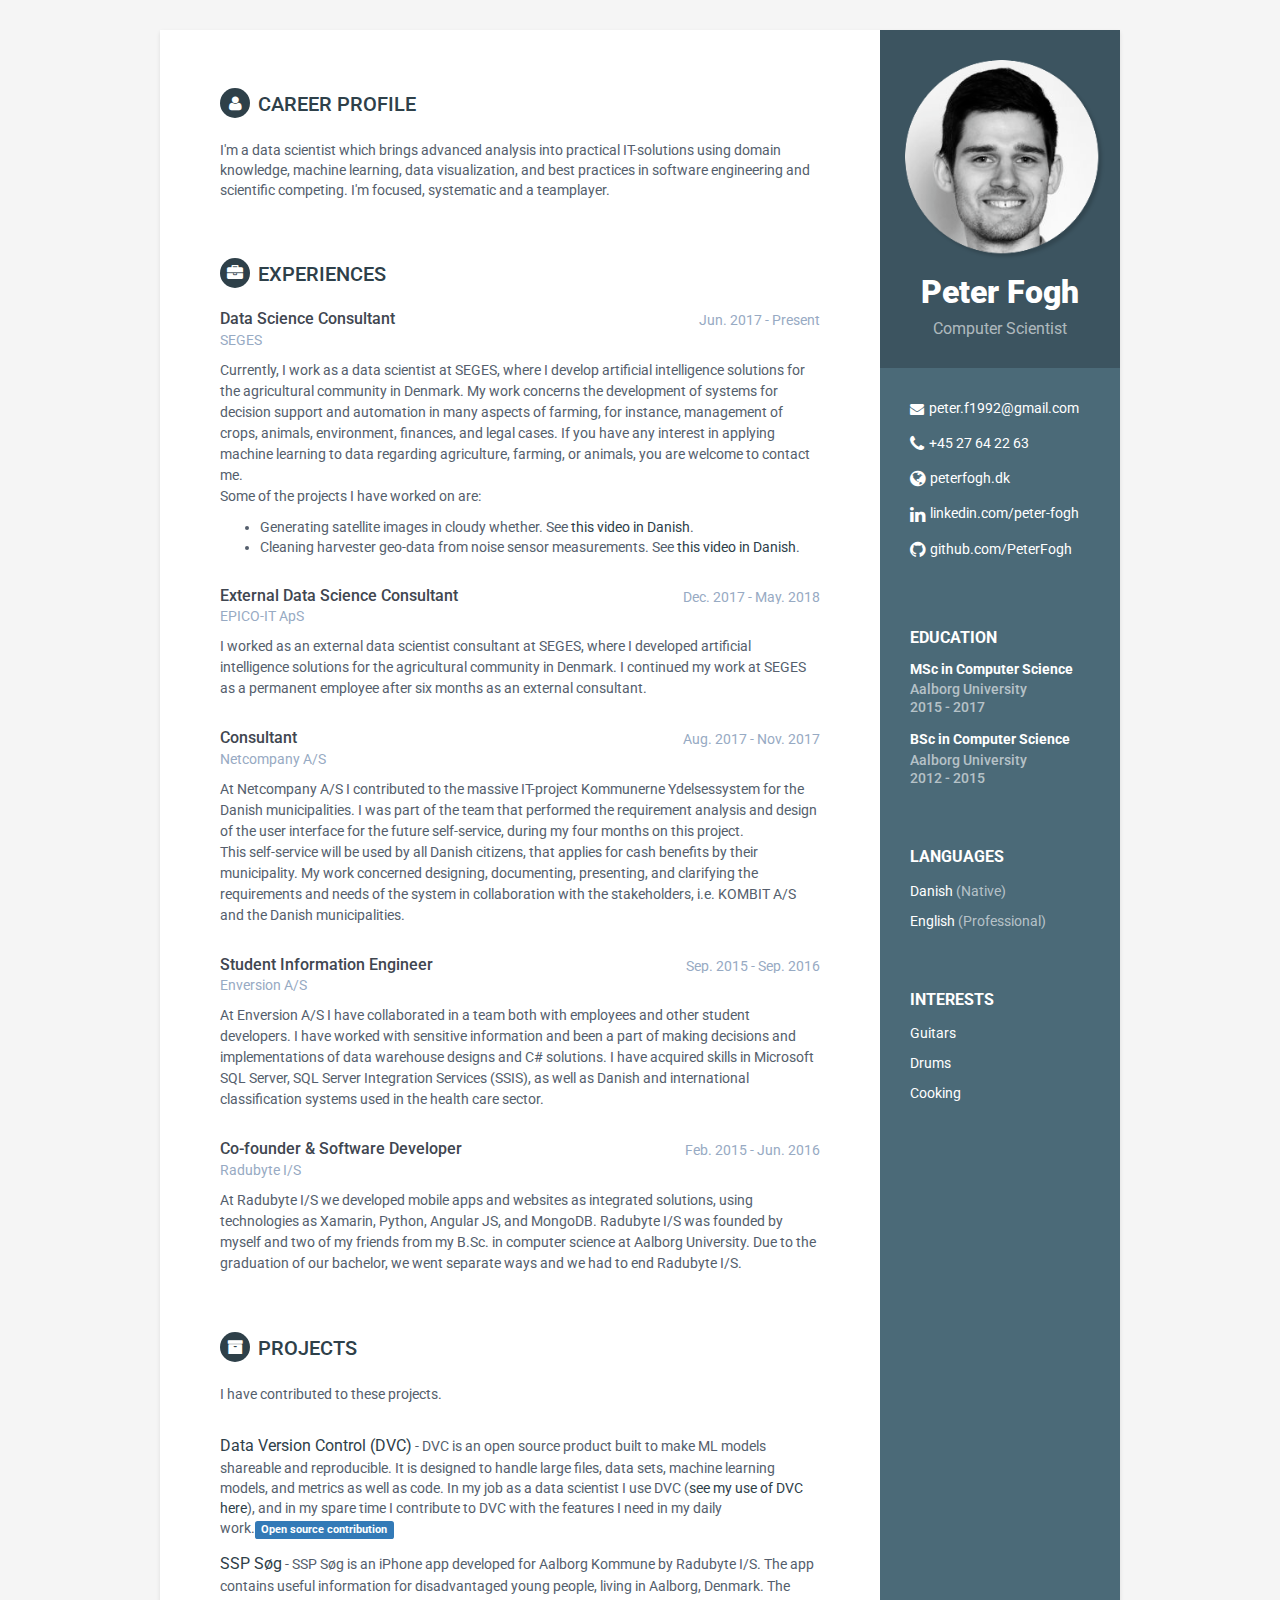
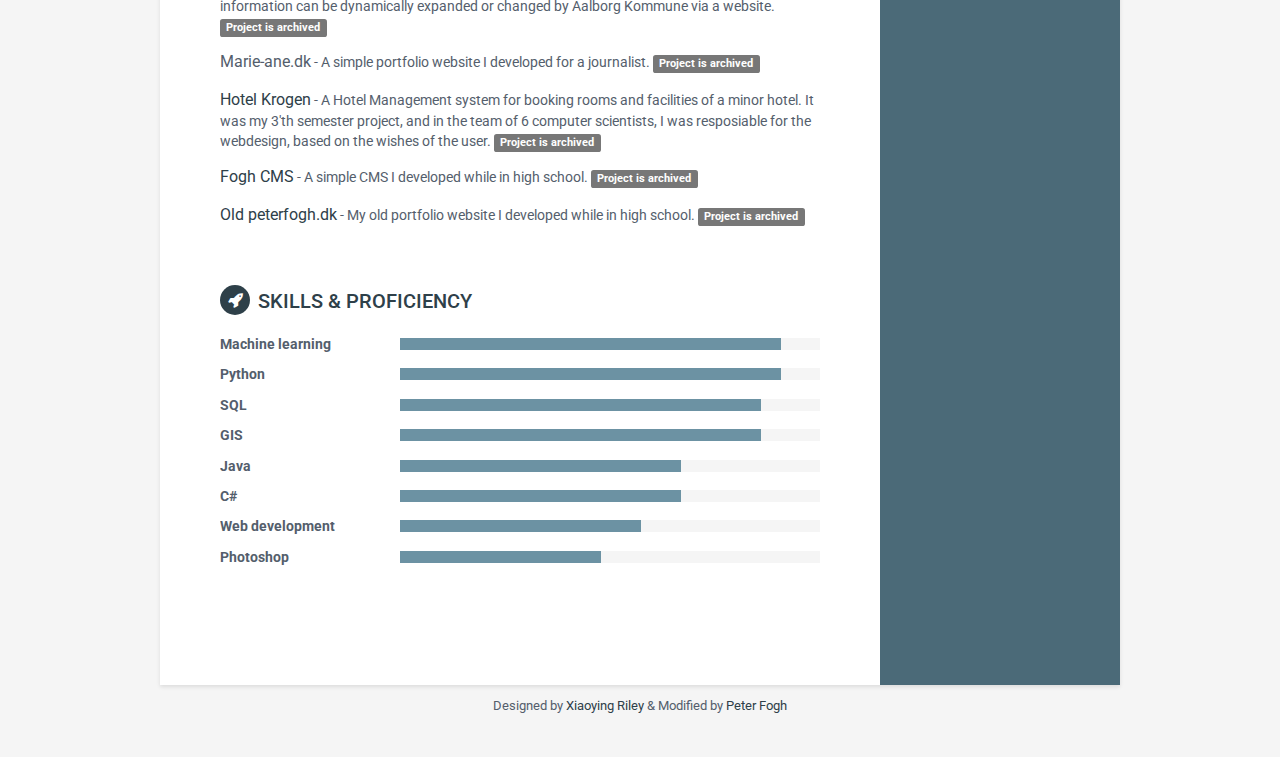
<file: index.html>
<!DOCTYPE html>
<!--[if IE 8]> <html lang="en" class="ie8"> <![endif]-->  
<!--[if IE 9]> <html lang="en" class="ie9"> <![endif]-->  
<!--[if !IE]><!--> <html lang="en"> <!--<![endif]-->  
<head>
    <title>Peter Fogh - Computer Scientist</title>
    <!-- Meta -->
    <meta charset="utf-8">
    <meta http-equiv="X-UA-Compatible" content="IE=edge">
    <meta name="viewport" content="width=device-width, initial-scale=1.0">
    <meta name="description" content="Peter Fogh - Computer Scientist">
    <meta name="author" content="Peter Fogh">    
    <!-- favicon icons -->
    <link rel="apple-touch-icon" sizes="57x57" href="http://peterfogh.dk/favicons/apple-icon-57x57.png">
    <link rel="apple-touch-icon" sizes="60x60" href="http://peterfogh.dk/favicons/apple-icon-60x60.png">
    <link rel="apple-touch-icon" sizes="72x72" href="http://peterfogh.dk/favicons/apple-icon-72x72.png">
    <link rel="apple-touch-icon" sizes="76x76" href="http://peterfogh.dk/favicons/apple-icon-76x76.png">
    <link rel="apple-touch-icon" sizes="114x114" href="http://peterfogh.dk/favicons/apple-icon-114x114.png">
    <link rel="apple-touch-icon" sizes="120x120" href="http://peterfogh.dk/favicons/apple-icon-120x120.png">
    <link rel="apple-touch-icon" sizes="144x144" href="http://peterfogh.dk/favicons/apple-icon-144x144.png">
    <link rel="apple-touch-icon" sizes="152x152" href="http://peterfogh.dk/favicons/apple-icon-152x152.png">
    <link rel="apple-touch-icon" sizes="180x180" href="http://peterfogh.dk/favicons/apple-icon-180x180.png">
    <link rel="icon" type="image/png" sizes="192x192"  href="http://peterfogh.dk/favicons/android-icon-192x192.png">
    <link rel="icon" type="image/png" sizes="32x32" href="http://peterfogh.dk/favicons/favicon-32x32.png">
    <link rel="icon" type="image/png" sizes="96x96" href="http://peterfogh.dk/favicons/favicon-96x96.png">
    <link rel="icon" type="image/png" sizes="16x16" href="http://peterfogh.dk/favicons/favicon-16x16.png">
    <link rel="manifest" href="favicons/manifest.json">
    <meta name="msapplication-TileColor" content="#ffffff">
    <meta name="msapplication-TileImage" content="http://peterfogh.dk/favicons/ms-icon-144x144.png">
    <meta name="theme-color" content="#ffffff">
    <link rel="shortcut icon" href="favicon.ico" type="image/x-icon">
    <link rel="icon" href="favicon.ico" type="image/x-icon">
    <!-- Google fonts -->
    <link href='https://fonts.googleapis.com/css?family=Roboto:400,500,400italic,300italic,300,500italic,700,700italic,900,900italic' rel='stylesheet' type='text/css'>
    <!-- Global CSS -->
    <link rel="stylesheet" href="assets/plugins/bootstrap/css/bootstrap.min.css">   
    <!-- Plugins CSS -->
    <link rel="stylesheet" href="assets/plugins/font-awesome/css/font-awesome.css">
    
    <!-- Theme CSS -->  
    <link id="theme-style" rel="stylesheet" href="assets/css/styles-6.css">
    <!-- HTML5 shim and Respond.js for IE8 support of HTML5 elements and media queries -->
    <!--[if lt IE 9]>
      <script src="https://oss.maxcdn.com/html5shiv/3.7.2/html5shiv.min.js"></script>
      <script src="https://oss.maxcdn.com/respond/1.4.2/respond.min.js"></script>
    <![endif]-->
</head> 

<body>
    <div class="wrapper">
        <div class="sidebar-wrapper">
            <div class="profile-container">
                <img class="profile" src="assets/images/peterfogh.png" alt="" style="width: 200px; position: relative; left: -5px;"/>
                <h1 class="name">Peter Fogh</h1>
                <h3 class="tagline">Computer Scientist</h3>
            </div><!--//profile-container-->
            
            <div class="contact-container container-block">
                <ul class="list-unstyled contact-list">
                    <li class="email"><i class="fa fa-envelope"></i><a href="mailto: peter.f1992@gmail.com">peter.f1992@gmail.com</a></li>
                    <li class="phone"><i class="fa fa-phone"></i><a href="tel:+45 27 64 22 63">+45 27 64 22 63</a></li>
                    <li class="website"><i class="fa fa-globe"></i><a href="http://peterfogh.dk" target="_blank">peterfogh.dk</a></li>
                    <li class="linkedin"><i class="fa fa-linkedin"></i><a href="https://linkedin.com/in/peter-fogh" target="_blank">linkedin.com/peter-fogh</a></li>
                    <li class="github"><i class="fa fa-github"></i><a href="https://github.com/PeterFogh" target="_blank">github.com/PeterFogh</a></li>
                    <!--- TODO: fix twitter acount before use it here.
                    <li class="twitter"><i class="fa fa-twitter"></i><a href="https://twitter.com/3rdwave_themes" target="_blank">@twittername</a></li>
                    -->
                </ul>
            </div><!--//contact-container-->
            <div class="education-container container-block">
                <h2 class="container-block-title">Education</h2>
                <div class="item">
                    <h4 class="degree">MSc in Computer Science</h4>
                    <h5 class="meta">Aalborg University</h5>
                    <div class="time">2015 - 2017</div>
                </div><!--//item-->
                <div class="item">
                    <h4 class="degree">BSc in Computer Science</h4>
                    <h5 class="meta">Aalborg University</h5>
                    <div class="time">2012 - 2015</div>
                </div><!--//item-->
            </div><!--//education-container-->
            
            <div class="languages-container container-block">
                <h2 class="container-block-title">Languages</h2>
                <ul class="list-unstyled interests-list">
                    <li>Danish <span class="lang-desc">(Native)</span></li>
                    <li>English <span class="lang-desc">(Professional)</span></li>
                </ul>
            </div><!--//interests-->
            
            <div class="interests-container container-block">
                <h2 class="container-block-title">Interests</h2>
                <ul class="list-unstyled interests-list">
                    <li>Guitars</li>
                    <li>Drums</li>
                    <li>Cooking</li>
                </ul>
            </div><!--//interests-->
            
        </div><!--//sidebar-wrapper-->
        
        <div class="main-wrapper">
            
            <section class="section summary-section">
                <h2 class="section-title"><i class="fa fa-user"></i>Career Profile</h2>
                <div class="summary">
                    I'm a data scientist which brings advanced analysis into practical IT-solutions using domain knowledge, machine learning, data visualization, and best practices in software engineering and scientific competing. I'm focused, systematic and a teamplayer.</p>
                </div><!--//summary-->
            </section><!--//section-->
            
            <section class="section experiences-section">
                <h2 class="section-title"><i class="fa fa-briefcase"></i>Experiences</h2>
                
                
                <div class="item">
                    <div class="meta">
                        <div class="upper-row">
                            <h3 class="job-title">Data Science Consultant</h3>
                            <div class="time">Jun. 2017 - Present</div>
                        </div><!--//upper-row-->
                        <div class="company">SEGES</div>
                    </div><!--//meta-->
                    <div class="details">
                        <p>Currently, I work as a data scientist at SEGES, where I develop artificial intelligence solutions for the agricultural community in Denmark. My work concerns the development of systems for decision support and automation in many aspects of farming, for instance, management of crops, animals, environment, finances, and legal cases. If you have any interest in applying machine learning to data regarding agriculture, farming, or animals, you are welcome to contact me.
                        </br>
                        Some of the projects I have worked on are:
                            <ul>
                                <li>
                                    Generating satellite images in cloudy whether. See <a href="https://www.facebook.com/oekonomiogledelseilandbruget/videos/219947518915683/?v=219947518915683">this video in Danish</a>.
                                </li>
                                <li>
                                    Cleaning harvester geo-data from noise sensor measurements. See <a href="https://www.facebook.com/planteavl/videos/2021048541333134/?v=2021048541333134">this video in Danish</a>.
                                </li>
                            </ul>
                        </p>
                    </div><!--//details-->
                </div><!--//item-->

                <div class="item">
                    <div class="meta">
                        <div class="upper-row">
                            <h3 class="job-title">External Data Science Consultant</h3>
                            <div class="time">Dec. 2017 - May. 2018</div>
                        </div><!--//upper-row-->
                        <div class="company">EPICO-IT ApS</div>
                    </div><!--//meta-->
                    <div class="details">
                        <p>I worked as an external data scientist consultant at SEGES, where I developed artificial intelligence solutions for the agricultural community in Denmark. I continued my work at SEGES as a permanent employee after six months as an external consultant.</p>
                    </div><!--//details-->
                </div><!--//item-->
                
                <div class="item">
                    <div class="meta">
                        <div class="upper-row">
                            <h3 class="job-title">Consultant</h3>
                            <div class="time">Aug. 2017 - Nov. 2017</div>
                        </div><!--//upper-row-->
                        <div class="company">Netcompany A/S</div>
                    </div><!--//meta-->
                    <div class="details">
                        <p>At Netcompany A/S I contributed to the massive IT-project Kommunerne Ydelsessystem for the Danish municipalities. I was part of the team that performed the requirement analysis and design of the user interface for the future self-service, during my four months on this project.
                        </br>
                        This self-service will be used by all Danish citizens, that applies for cash benefits by their municipality. My work concerned designing, documenting, presenting, and clarifying the requirements and needs of the system in collaboration with the stakeholders, i.e. KOMBIT A/S and the Danish municipalities.</p>
                    </div><!--//details-->
                </div><!--//item-->

                <div class="item">
                    <div class="meta">
                        <div class="upper-row">
                            <h3 class="job-title">Student Information Engineer</h3>
                            <div class="time">Sep. 2015 - Sep. 2016</div>
                        </div><!--//upper-row-->
                        <div class="company">Enversion A/S</div>
                    </div><!--//meta-->
                    <div class="details">
                        <p>At Enversion A/S I have collaborated in a team both with employees and other student developers. I have worked with sensitive information and been a part of making decisions and implementations of data warehouse designs and C# solutions. I have acquired skills in Microsoft SQL Server, SQL Server Integration Services (SSIS), as well as Danish and international classification systems used in the health care sector.</p>
                    </div><!--//details-->
                </div><!--//item-->
                
                <div class="item">
                    <div class="meta">
                        <div class="upper-row">
                            <h3 class="job-title">Co-founder & Software Developer</h3>
                            <div class="time">Feb. 2015 - Jun. 2016</div>
                        </div><!--//upper-row-->
                        <div class="company">Radubyte I/S</div>
                    </div><!--//meta-->
                    <div class="details">
                        <p>At Radubyte  I/S we developed mobile apps and websites as integrated solutions, using technologies as  Xamarin, Python, Angular JS, and MongoDB. Radubyte I/S was founded by myself and two of my friends from my B.Sc. in computer science at Aalborg University. Due to the graduation of our bachelor, we went separate ways and we had to end Radubyte I/S.</p>  
                        
                    </div><!--//details-->
                </div><!--//item-->
                
            </section><!--//section-->
            
            <section class="section projects-section">
                <h2 class="section-title"><i class="fa fa-archive"></i>Projects</h2>
                <div class="intro">
                    <p>I have contributed to these projects.</p>
                </div><!--//intro-->
                <div class="item">
                    <span class="project-title"><a href="https://dvc.org/">Data Version Control (DVC)</a></span> - <span class="project-tagline">DVC is an open source product built to make ML models shareable and reproducible. It is designed to handle large files, data sets, machine learning models, and metrics as well as code. In my job as a data scientist I use DVC (<a href="https://github.com/PeterFogh/dvc_dask_use_case">see my use of DVC here</a>), and in my spare time I contribute to DVC with the features I need in my daily work.<span class="label label-primary">Open source contribution</span>
                    </span>
                </div><!--//item-->
                <div class="item">
                    <span class="project-title"><a href="#">SSP Søg</a></span> - <span class="project-tagline">SSP Søg is an iPhone app developed for Aalborg Kommune by Radubyte I/S. The app contains useful information for disadvantaged young people, living in Aalborg, Denmark. The information can be dynamically expanded or changed by Aalborg Kommune via a website.    
                        <span class="label label-default">Project is archived</span>
                    </span>
                </div><!--//item-->
                <div class="item">
                    <span class="project-title">Marie-ane.dk</span> - <span class="project-tagline">A simple portfolio website I developed for a journalist. <span class="label label-default">Project is archived</span>
                    </span>
                </div><!--//item-->
                <div class="item">
                    <span class="project-title"><a href="/closed-projects/hotel-krogen" target="_blank">Hotel Krogen</a></span> - 
                    <span class="project-tagline">A Hotel Management system for booking rooms and facilities of a minor hotel. It was my 3'th semester project, and in the team of 6 computer scientists, I was resposiable for the webdesign, based on the wishes of the user.
                        <span class="label label-default">Project is archived</span>
                    </span>
                </div><!--//item-->
                <div class="item">
                    <span class="project-title"><a href="/closed-projects/fogh-cms" target="_blank">Fogh CMS</a></span> - <span class="project-tagline">A simple CMS I developed while in high school.
                        <span class="label label-default">Project is archived</span>
                    </span>
                </div><!--//item-->
                 <div class="item">
                    <span class="project-title"><a href="/closed-projects/old-peterfogh" target="_blank">Old peterfogh.dk</a></span> - <span class="project-tagline">My old portfolio website I developed while in high school.
                        <span class="label label-default">Project is archived</span>
                    </span>
                </div><!--//item-->
            </section><!--//section-->
            
            <section class="skills-section section">
                <h2 class="section-title"><i class="fa fa-rocket"></i>Skills &amp; Proficiency</h2>
                <div class="skillset">

                    <div class="item">
                        <h3 class="level-title">Machine learning</h3>
                        <div class="level-bar">
                            <div class="level-bar-inner" data-level="95%">
                            </div>                                      
                        </div><!--//level-bar-->                                 
                    </div><!--//item-->
                    
                    <div class="item">
                        <h3 class="level-title">Python</h3>
                        <div class="level-bar">
                            <div class="level-bar-inner" data-level="95%">
                            </div>                                      
                        </div><!--//level-bar-->                                 
                    </div><!--//item-->
                    
                    <div class="item">
                        <h3 class="level-title">SQL</h3>
                        <div class="level-bar">
                            <div class="level-bar-inner" data-level="90%">
                            </div>                                      
                        </div><!--//level-bar-->                                 
                    </div><!--//item-->

                    <div class="item">
                        <h3 class="level-title">GIS</h3>
                        <div class="level-bar">
                            <div class="level-bar-inner" data-level="90%">
                            </div>                                      
                        </div><!--//level-bar-->                                 
                    </div><!--//item-->

                    <div class="item">
                        <h3 class="level-title">Java</h3>
                        <div class="level-bar">
                            <div class="level-bar-inner" data-level="70%">
                            </div>                                      
                        </div><!--//level-bar-->                                 
                    </div><!--//item-->

                    <div class="item">
                        <h3 class="level-title">C#</h3>
                        <div class="level-bar">
                            <div class="level-bar-inner" data-level="70%">
                            </div>                                      
                        </div><!--//level-bar-->                                 
                    </div><!--//item-->
                    
                    <div class="item">
                        <h3 class="level-title">Web development</h3>
                        <div class="level-bar">
                            <div class="level-bar-inner" data-level="60%">
                            </div>                                      
                        </div><!--//level-bar-->                                 
                    </div><!--//item-->
                    
                    <div class="item">
                        <h3 class="level-title">Photoshop</h3>
                        <div class="level-bar">
                            <div class="level-bar-inner" data-level="50%">
                            </div>                                      
                        </div><!--//level-bar-->                                 
                    </div><!--//item-->
                    
                </div>  
            </section><!--//skills-section-->
            
        </div><!--//main-body-->
    </div>
 
    <footer class="footer" style="padding:10px;">
        <div class="text-center">
                <!--/* This template is released under the Creative Commons Attribution 3.0 License. Please keep the attribution link below when using for your own project. Thank you for your support. :) If you'd like to use the template without the attribution, you can check out other license options via our website: themes.3rdwavemedia.com */-->
                <small class="copyright">Designed by <a href="http://themes.3rdwavemedia.com" target="_blank">Xiaoying Riley</a> & Modified by <a href="http://peterfogh.dk">Peter Fogh</a></small>
        </div><!--//container-->
    </footer><!--//footer-->
 
    <!-- Javascript -->          
    <script type="text/javascript" src="assets/plugins/jquery-1.11.3.min.js"></script>
    <script type="text/javascript" src="assets/plugins/bootstrap/js/bootstrap.min.js"></script>    
    <!-- custom js -->
    <script type="text/javascript" src="assets/js/main.js"></script>            
</body>
</html>
</file>
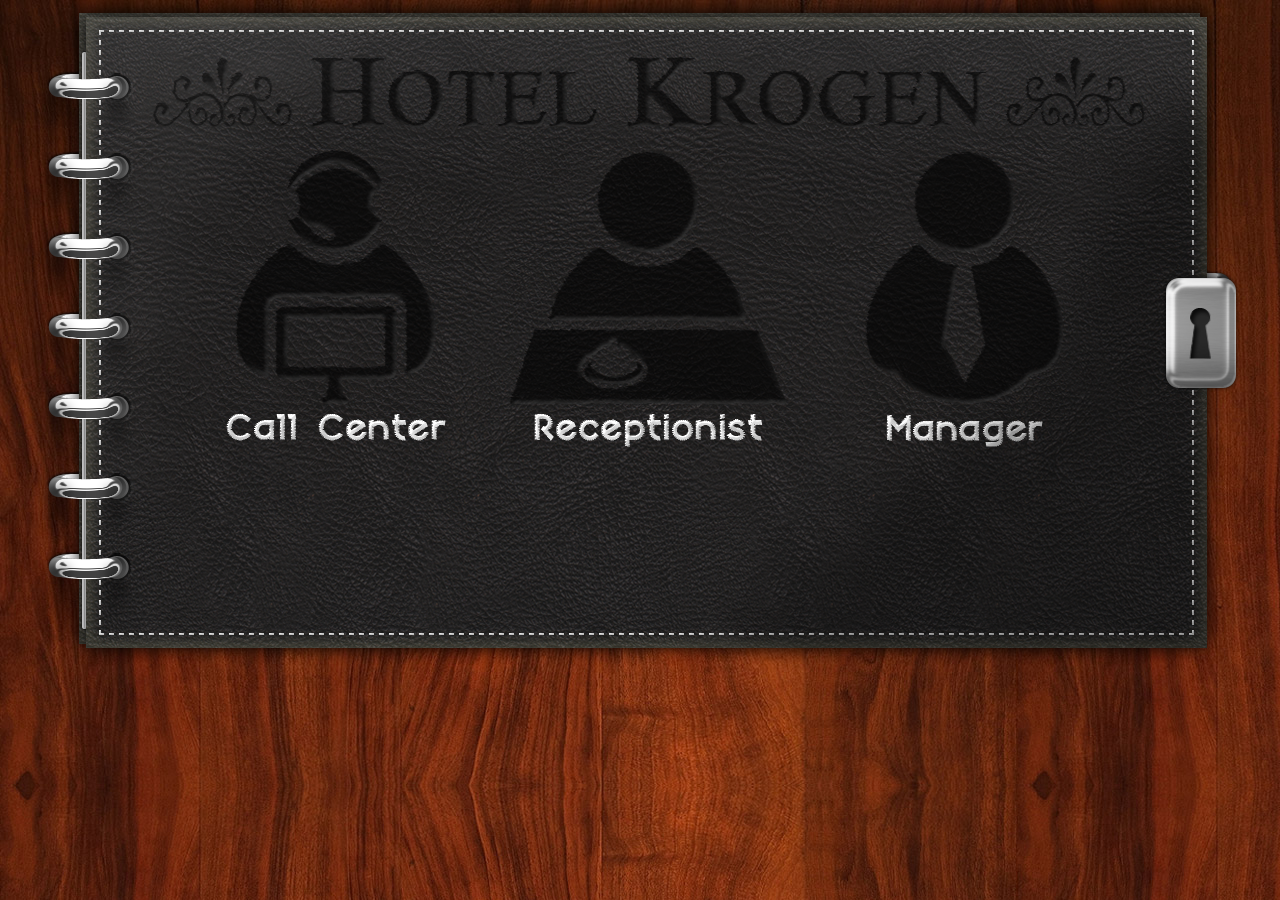
<file: closed-projects/hotel-krogen/index.html>
<!DOCTYPE html PUBLIC "-//W3C//DTD XHTML 1.0 Transitional//EN" "http://www.w3.org/TR/xhtml1/DTD/xhtml1-transitional.dtd">
<!-- 
Created by the 6 datalogi students:
	Jens Emil Hansen
	Peter Fogh
	Rasmus Prip
	Martin Baun
	Mathias Spaniel
	Mads Riis Jensen
www.HotelKrogen.dk/booking
All copyrights to DAT Groupe ds306e13 © 2013
Language: English
-->
<html xmlns="http://www.w3.org/1999/xhtml">
<head>
<title>Log In</title>
	<meta http-equiv="Content-Type" content="text/html; charset=iso-8859-1" />
	<link rel="shortcut icon" href="/favicon.ico" type="image/x-icon">
	<!-- Preloads -->
	<link rel="prefetch" href="http://www.peterfogh.dk/HotelKrogen/images/login/callcenterButtonOver.png" />
	<link rel="prefetch" href="http://www.peterfogh.dk/HotelKrogen/images/login/receptionistButtonOver.png" />
	<link rel="prefetch" href="http://www.peterfogh.dk/HotelKrogen/images/login/managerButtonOver.png" />
	<script type="text/javascript" src="js/jquery.js"></script>
	<script type="text/javascript" language="JavaScript" src="js/mouseOver.js"></script>
	<script type="text/javascript">
		$(document).ready(function() {
			$(function(){
				//Hide all input f
			    $("#underCallcenterform").hide();
				$("#receptionistButtonform").hide();
				$("#managerButtonform").hide();
			    
				$("#callcenterButton").on("click", function(){
					// delete typed text in other password input
					$('#receptionist').val("");
					$('#manager').val("");
					$('*.clear').show();
			        $('*.password').hide();
			        $("#receptionistButtonform, #managerButtonform").hide();
					$("#underCallcenterform").show();
			    });
				$("#receptionistButton").on("click", function(){
					$('#callcenter').val("");
					$('#manager').val("");
					$('*.clear').show();
			        $('*.password').hide();
			        $("#underCallcenterform, #managerButtonform").hide();
				    $("#receptionistButtonform").show();
			    });
				$("#managerButton").on("click", function(){
					$('#callcenter').val("");
					$('#receptionist').val("");
					$('*.clear').show();
			        $('*.password').hide();
			        $("#underCallcenterform, #receptionistButtonform").hide();
				    $("#managerButtonform").show();
			    });
				
				$('*.clear').show();
				$('*.password').hide();

				$('.clear').focus(function() {
				    $('.clear').hide();
				    $('.password').show();
				    $('.password').focus();
				});
				
				$('#callcenter').blur(function() {
				    if($('#callcenter').val() == "") {
				        $('.clear').show();
				        $('.password').hide();
				    }
				});
				
				$('#receptionist').blur(function() {
				    if($('#receptionist').val() == "") {
				        $('.clear').show();
				        $('.password').hide();
				    }
				});
				
				$('#manager').blur(function() {
				    if($('#manager').val() == "") {
				        $('.clear').show();
				        $('.password').hide();
				    }
				});
			});
			
		});
		
		
	</script>
	<script src="http://ajax.googleapis.com/ajax/libs/jquery/1.10.2/jquery.min.js">
	</script>
	<style type="text/css" media="screen">
		/* RESET */	html,body,div,ul,ol,li,dl,dt,dd,h1,h2,h3,h4,h5,h6,pre,form,p,blockquote,fieldset,input,abbr,article,aside,command,details,figcaption,figure,footer,header,hgroup,mark,meter,nav,output,progress,section,summary,time { margin: 0; padding: 0; }
		h1,h2,h3,h4,h5,h6,pre,code,address,caption,cite,code,em,strong,th,figcaption { font-size: 1em; font-weight: normal; font-style: normal; }
		fieldset,iframe { border: none; }
		caption,th { text-align: left; }
		table { border-collapse: collapse; border-spacing: 0; }
		article,aside,footer,header,hgroup,nav,section,figure,figcaption { display: block; }
    	
		/* LAYOUT */
		html { 
			font-family: Arial, "MS Trebuchet", sans-serif; 
			color:#000;
		}
		body {
			background:#fff url('images/background.jpg') repeat-x fixed left top;
			margin: 0; 
		}
		#siteContext {
			margin: 0 auto;
			width: 1200px; /* Replace the xxxx with the the width of your site (eg 800px)*/
			text-align:left;
		}
	
		#top { width:1200px; height:57px; background: url('images/login/top.png') no-repeat left top; }
		#binders { width:111px; height:551px; background: url('images/login/binders.png') no-repeat left top; }
		#title { width:1011px; height:71px; background: url('images/login/title.png') no-repeat left top; }
		#lock { width:78px; height:551px; background: url('images/login/lock.png') no-repeat left top; }
		#betweenTitleIcons { width:1011px; height:18px; background: url('images/login/betweenTitleIcons.png') no-repeat left top; }
		#nextToCallCenterIcon { width:71px; height:357px; background: url('images/login/nextToCallCenterIcon.png') no-repeat left top; }
		/*Icon background NONE Mouse OVER*/
		#callcenterButton { width:227px; height:302px; background: url('images/login/callcenterButton.png') no-repeat left top; }
		#receptionistButton { width:290px; height:302px; background: url('images/login/receptionistButton.png') no-repeat left top; }
		#managerButton { width:210px; height:302px; background: url('images/login/managerButton.png') no-repeat left top; }
		/*Preeloads */
		#callcenterButton:before {content: url('images/login/callcenterButtonOver.png'); width:0; height:0; display:none;}
		#callcenterButton:before {content: url('images/login/receptionistButtonOver.png'); width:0; height:0; display:none;}
		#callcenterButton:before {content: url('images/login/managerButtonOver.png'); width:0; height:0; display:none;}
		/* 
			put in css :
				#precallcenterButton { background: url('images/login/receptionistButtonOver.png') no-repeat -9999px -9999px; }
			Put some where in html:
				<div id="precallcenterButton"></div>
		*/
		/*Icon hover Mouse Over*/
		#callcenterButton:hover { background: url('images/login/callcenterButtonOver.png') no-repeat left top; }
		#receptionistButton:hover { background: url('images/login/receptionistButtonOver.png') no-repeat left top; }
		#managerButton:hover { background: url('images/login/managerButtonOver.png') no-repeat left top; }
		
		#betweenReceptionistManager { width:65px; height:357px; background: url('images/login/betweenReceptionistManager.png') no-repeat left top; }
		#betweenCallCenterReceptionist { width:55px; height:357px; background: url('images/login/betweenCallCenterReceptionist.png') no-repeat left top; }
		#nextToManager { width:93px; height:357px; background: url('images/login/nextToManager.png') no-repeat left top; }
		#underCallcenter { text-align:center; width:227px; height:55px; background: url('images/login/underCallcenter.png') no-repeat left top; }
		#underReceptionist { text-align:center; width:290px; height:55px; background: url('images/login/underReceptionist.png') no-repeat left top; }
		#underManager { text-align:center; width:210px; height:55px; background: url('images/login/underManager.png') no-repeat left top; }
		#lockArea { width:1011px; height:105px; background: url('images/login/lockArea.png') no-repeat left top; }
		#bottom { width:1200px; height:57px; background: url('images/login/bottom.png') no-repeat left top; }
		
		/* Login Menu */
		form {
			display: block;
			margin : 0 auto;
			width:209px; 
			height:35px;
		}
		.loginInput {
		    background: url('images/login/input.png') no-repeat left top;
			font-family: Arial, "MS Trebuchet", sans-serif; 
			color:#fff;
			float:left;
		    border: none;
			width:155px; 
			height:35px;
			padding-left:10px;
			font-size:20px;
		}
		.loginInput:focus {
			outline: 0;
		}
		.key {
			background: url('images/login/key.png') no-repeat left top;
			float:left;
			border: none;
			width:44px;
			height:35px;
			margin:0;
			padding:0;
		}
		.key:hover {
			background: url('images/login/keyOver.png') no-repeat left top;
		}
		
	</style>	
		
</head>
<body>
	<div id="siteContext">
		<table id="Table_01" width="1200" height="665" border="0" cellpadding="0" cellspacing="0">
			<tr>
				<td colspan="9" id="top"></td>
			</tr>
			<tr>
				<td rowspan="5" id="binders"></td>
				<td colspan="7" id="title"></td>
				<td rowspan="5" id="lock"></td>
			</tr>
			<tr>
				<td colspan="7" id="betweenTitleIcons"></td>
			</tr>
			<tr>
				<td rowspan="2" id="nextToCallCenterIcon"></td>
				<td id="callcenterButton"></td>
				<td rowspan="2" id="betweenCallCenterReceptionist"></td>
				<td id="receptionistButton"></td>
				<td rowspan="2" id="betweenReceptionistManager"></td>
				<td id="managerButton"></td>
				<td rowspan="2" id="nextToManager"></td>
			</tr>
			<tr>
				<td id="underCallcenter">
					<form id="underCallcenterform" action="home.html" method="get">
						<input class="loginInput clear" type="text" value="Password" autocomplete="off" />
						<input class="loginInput password" id="callcenter" type="password" name="pass" value="" autocomplete="off" alt="Udfyld din kode" />
						<input class="key" type="submit" value="">
					</form>
				</td>
				<td id="underReceptionist">
					<form id="receptionistButtonform" action="home.html" method="get">
						<input class="loginInput clear" type="text" value="Password" autocomplete="off" />
						<input class="loginInput password" id="receptionist" type="password" name="pass" value="" autocomplete="off" alt="Udfyld din kode" />
						<input class="key" type="submit" value="">
					</form>
				</td>
				<td id="underManager">
					<form id="managerButtonform" action="home.html" method="get">
						<input class="loginInput clear"  type="text" value="Password" autocomplete="off" />
						<input class="loginInput password" id="manager" type="password" name="pass" value="" autocomplete="off" alt="Udfyld din kode" />
						<input class="key" type="submit" value="">
					</form>
				</td>
			</tr>
			<tr>
				<td colspan="7" id="lockArea"></td>
			</tr>
			<tr>
				<td colspan="9" id="bottom"></td>
			</tr>
		</table>
</div>
<!-- End Save for Web Slices -->
</body>
</html>
</file>
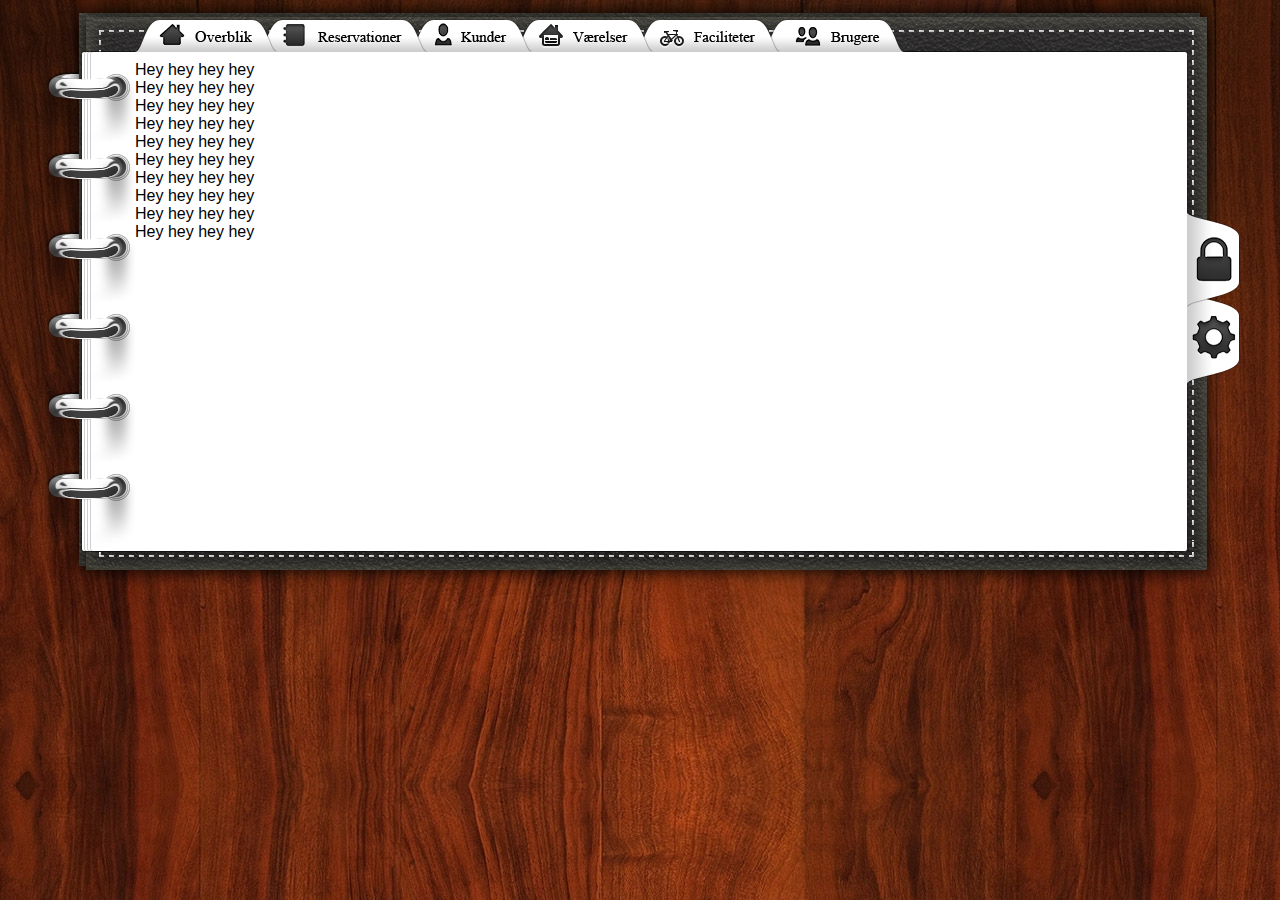
<file: closed-projects/hotel-krogen/home.html>
<!DOCTYPE html PUBLIC "-//W3C//DTD XHTML 1.0 Transitional//EN" "http://www.w3.org/TR/xhtml1/DTD/xhtml1-transitional.dtd">
<!-- 
Created by the 6 datalogi students:
	Jens Emil Hansen
	Peter Fogh
	Rasmus Prip
	Martin Baun
	Mathias Spaniel
	Mads Riis Jensen
www.HotelKrogen.dk/booking
All copyrights to DAT Groupe ds306e13 © 2013
Language: English
-->
<html xmlns="http://www.w3.org/1999/xhtml">
<head>
	<title>Home</title>
	<meta http-equiv="Content-Type" content="text/html; charset=iso-8859-1">
	<link rel="stylesheet" type="text/css" href="cssMaster.css">
<style type="text/css" media="screen">
	#top { width:100%; height:19px; background: url('images/mainView/top.png') no-repeat left top; }
	
	/* Menu items */
	#menuBar { position:relative; height:33px; clear:both; background: url('images/mainView/menuBackground.png') no-repeat left top; }
		#overview {position:absolute; z-index:10; left:95px; top:0; width:142px; height:33px; background: url('images/menu/overview.png') no-repeat left top;}
		#overview:hover {z-index:20; background: url('images/menu/overviewOver.png') no-repeat left top;}
		
		#bookings {position:absolute; z-index:9; left:218px; top:0; width:169px; height:33px; background: url('images/menu/bookings.png') no-repeat left top;}
		#bookings:hover {z-index:20; background: url('images/menu/bookingsOver.png') no-repeat left top;}
		
		#customers {position:absolute; z-index:8;  left:369px; top:0; width:123px; height:33px; background: url('images/menu/customers.png') no-repeat left top;}
		#customers:hover {z-index:20; background: url('images/menu/customersOver.png') no-repeat left top;}
		
		#rooms {position:absolute; z-index:7; left:474px; top:0; width:139px; height:33px; background: url('images/menu/rooms.png') no-repeat left top;}
		#rooms:hover {z-index:20; background: url('images/menu/roomsOver.png') no-repeat left top;}
		
		#facilities {position:absolute; z-index:6; left:595px; top:0; width:145px; height:33px; background: url('images/menu/facilities.png') no-repeat left top;}
		#facilities:hover {z-index:20; background: url('images/menu/facilitiesOver.png') no-repeat left top;}
		
		#users {position:absolute; z-index:5; left:722px; top:0; width:142px; height:33px; background: url('images/menu/users.png') no-repeat left top;}
		#users:hover {z-index:20; background: url('images/menu/usersOver.png') no-repeat left top;}
	
	#pageTop { width:100%; height:9px; background: url('images/mainView/pageTop.png') no-repeat left top; }
	#middelView { overflow: hidden;}
	#binderRepeat, #page, #rightSideRepeat {
	    float: left;
	}
	#binderRepeat {  
    padding-bottom:20005px; margin-bottom:-20000px; width:95px; background: url('images/mainView/binderRepeat.png');}
	#page { width:1043px; min-height:480px; background:#fff;}
	#page img { display:block; }
	
	/* sideMenu items */
	#rightSideRepeat { position:relative; padding-bottom:20005px; margin-bottom:-20000px; width:62px; background: url('images/mainView/rightSideRepeat.png') repeat-y left top; }
	
	
		#logout {position:absolute; z-index:10; left:9px; top:150px; width:53px; height:96px; background: url('images/sideMenu/logout.png') no-repeat left top;}
		#logout:hover {z-index:20; background:url('images/sideMenu/logoutOver.png') no-repeat left top;}
		
		#settings {position:absolute; z-index:9; left:9px; top:230px; width:53px; height:94px; background: url('images/sideMenu/settings.png') no-repeat left top;}
		#settings:hover {z-index:20; background: url('images/sideMenu/settingsOver.png') no-repeat left top;}
	
	#bottom { clear:both; width:100%; height:46px; background: url('images/mainView/bottom.png') no-repeat left top; }
</style>
</head>

<body>
	<!-- SITE CONTAINER -->
	<div id="siteContext">
		<!-- HEADER -->
		<div id="top"></div>
		<div id="menuBar">
			<div id="overview"></div>
			<div id="bookings"></div>
			<div id="customers"></div>
			<div id="rooms"></div>
			<div id="facilities"></div>
			<div id="users"></div>
		</div>
		<div id="pageTop"></div>
		<!-- MIDDEL VIEW -->
		<div id="middelView">
			<div id="binderRepeat"></div>
			<!-- MAIN VIEW -->
			<div id="page">
				Hey hey hey hey <br/>
				Hey hey hey hey <br/>
				Hey hey hey hey <br/>
				Hey hey hey hey <br/>
				Hey hey hey hey <br/>
				Hey hey hey hey <br/>
				Hey hey hey hey <br/>
				Hey hey hey hey <br/>
				Hey hey hey hey <br/>
				Hey hey hey hey <br/>
			</div>
			<!-- MAIN VIEW END -->
			<div id="rightSideRepeat">
				<div id="fixedWrapper">
					<a href="index.html">
						<div id="logout"></div>
					</a>
					<div id="settings"></div>
				</div>
			</div>
		</div>
		<!-- MIDDEL VIEW END -->
		<div id="bottom"></div>
	</div> <!-- SITE CONTAINER END-->
</body>
</html>
</file>
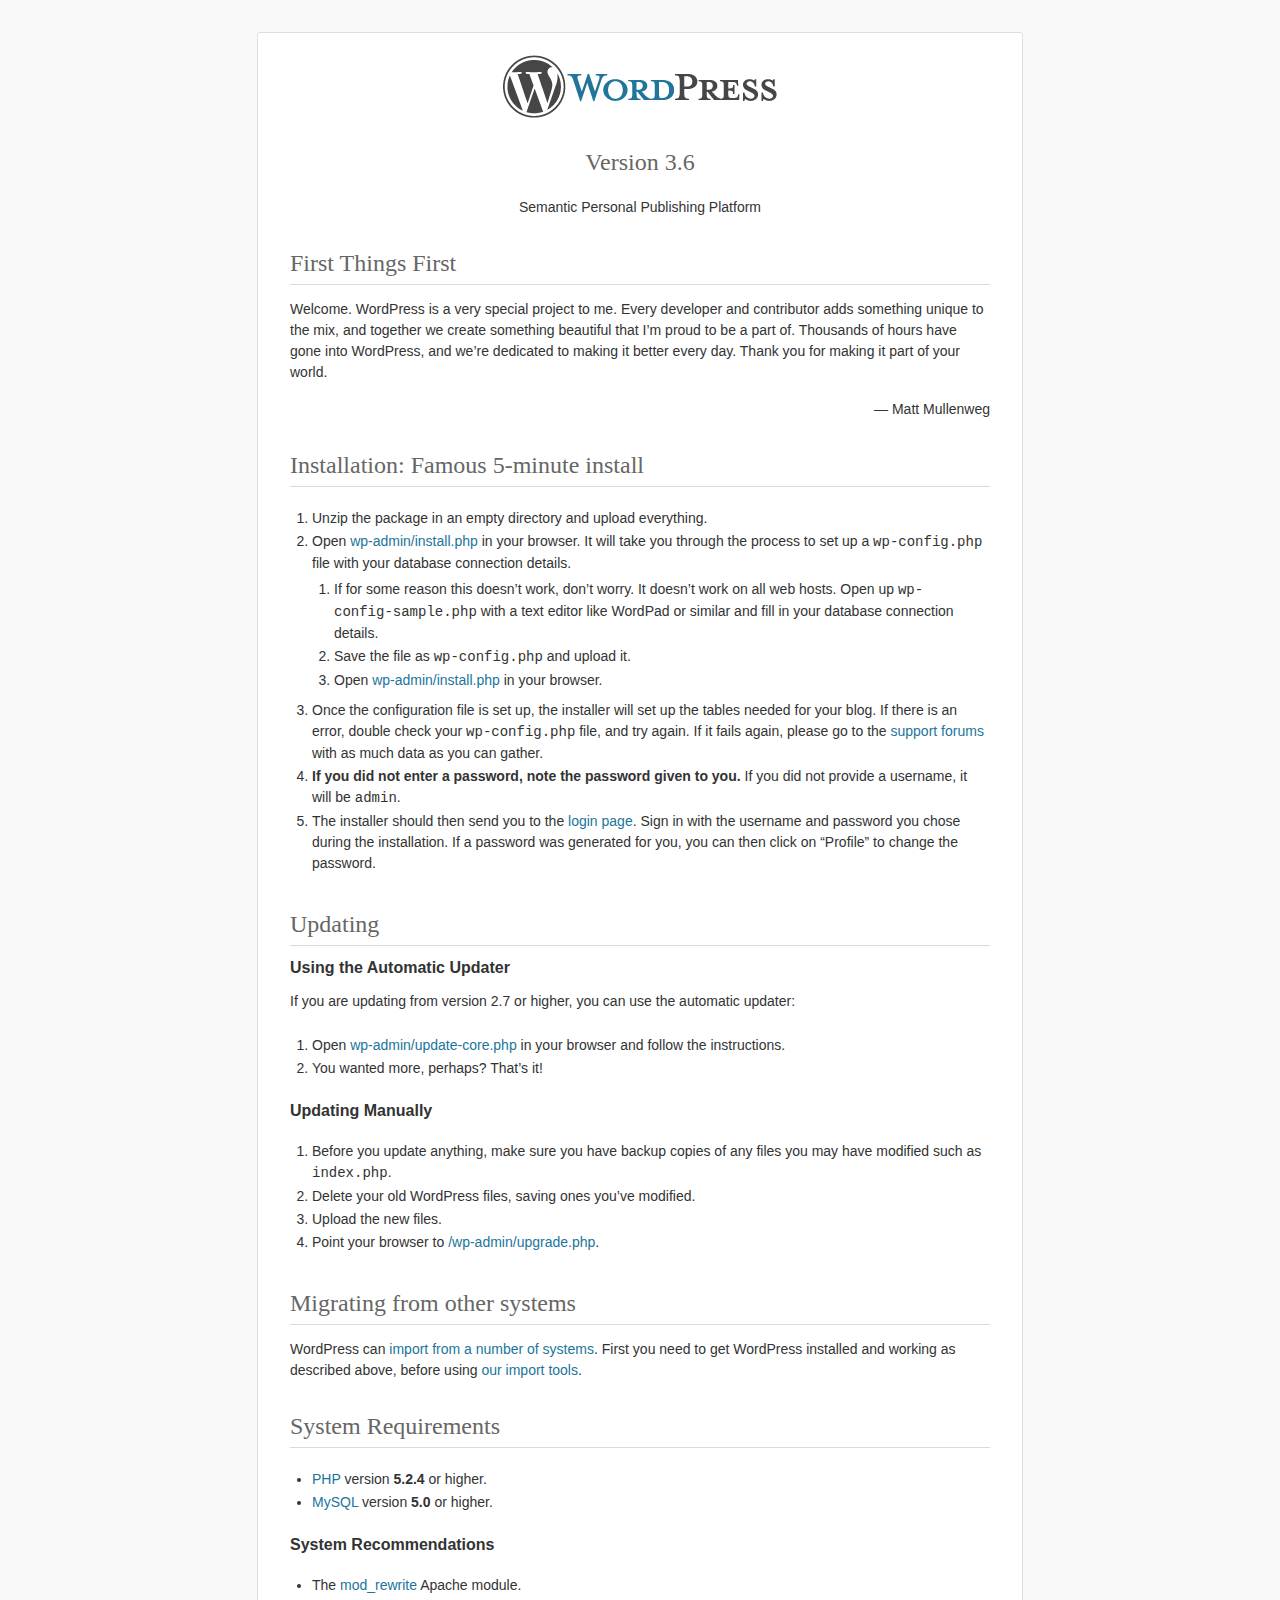
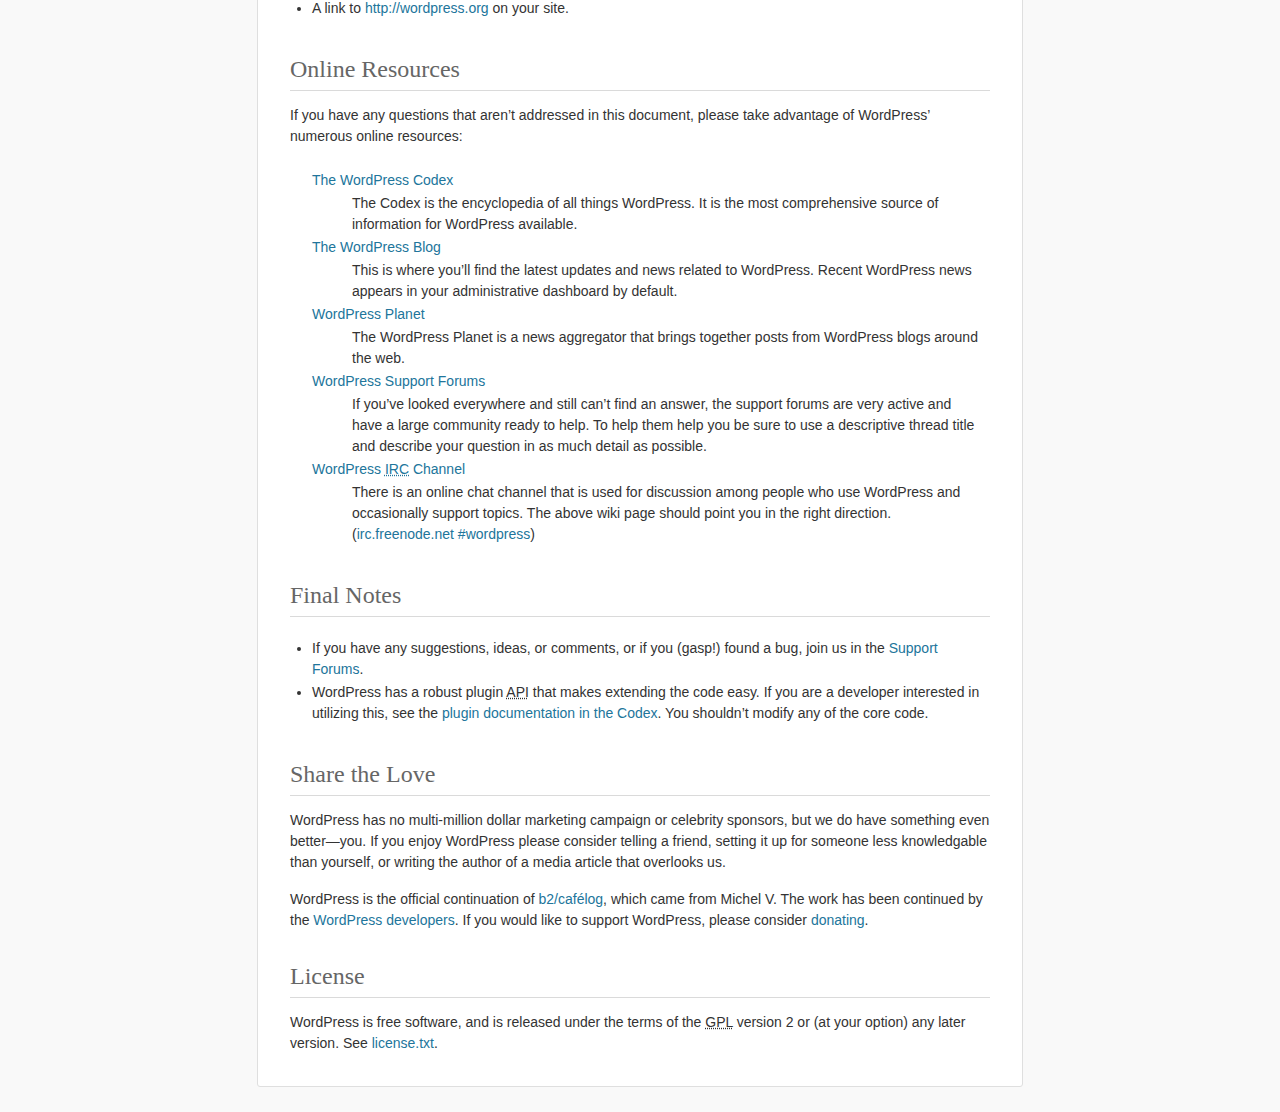
<file: closed-projects/wordpress/readme.html>
<!DOCTYPE html>
<html>
<head>
	<meta http-equiv="Content-Type" content="text/html; charset=utf-8" />
	<title>WordPress &#8250; ReadMe</title>
	<link rel="stylesheet" href="wp-admin/css/install.css?ver=20100228" type="text/css" />
</head>
<body>
<h1 id="logo">
	<a href="http://wordpress.org/"><img alt="WordPress" src="wp-admin/images/wordpress-logo.png" /></a>
	<br /> Version 3.6
</h1>
<p style="text-align: center">Semantic Personal Publishing Platform</p>

<h1>First Things First</h1>
<p>Welcome. WordPress is a very special project to me. Every developer and contributor adds something unique to the mix, and together we create something beautiful that I&#8217;m proud to be a part of. Thousands of hours have gone into WordPress, and we&#8217;re dedicated to making it better every day. Thank you for making it part of your world.</p>
<p style="text-align: right">&#8212; Matt Mullenweg</p>

<h1>Installation: Famous 5-minute install</h1>
<ol>
	<li>Unzip the package in an empty directory and upload everything.</li>
	<li>Open <span class="file"><a href="wp-admin/install.php">wp-admin/install.php</a></span> in your browser. It will take you through the process to set up a <code>wp-config.php</code> file with your database connection details.
		<ol>
			<li>If for some reason this doesn&#8217;t work, don&#8217;t worry. It doesn&#8217;t work on all web hosts. Open up <code>wp-config-sample.php</code> with a text editor like WordPad or similar and fill in your database connection details.</li>
			<li>Save the file as <code>wp-config.php</code> and upload it.</li>
			<li>Open <span class="file"><a href="wp-admin/install.php">wp-admin/install.php</a></span> in your browser.</li>
		</ol>
	</li>
	<li>Once the configuration file is set up, the installer will set up the tables needed for your blog. If there is an error, double check your <code>wp-config.php</code> file, and try again. If it fails again, please go to the <a href="http://wordpress.org/support/" title="WordPress support">support forums</a> with as much data as you can gather.</li>
	<li><strong>If you did not enter a password, note the password given to you.</strong> If you did not provide a username, it will be <code>admin</code>.</li>
	<li>The installer should then send you to the <a href="wp-login.php">login page</a>. Sign in with the username and password you chose during the installation. If a password was generated for you, you can then click on &#8220;Profile&#8221; to change the password.</li>
</ol>

<h1>Updating</h1>
<h2>Using the Automatic Updater</h2>
<p>If you are updating from version 2.7 or higher, you can use the automatic updater:</p>
<ol>
	<li>Open <span class="file"><a href="wp-admin/update-core.php">wp-admin/update-core.php</a></span> in your browser and follow the instructions.</li>
	<li>You wanted more, perhaps? That&#8217;s it!</li>
</ol>

<h2>Updating Manually</h2>
<ol>
	<li>Before you update anything, make sure you have backup copies of any files you may have modified such as <code>index.php</code>.</li>
	<li>Delete your old WordPress files, saving ones you&#8217;ve modified.</li>
	<li>Upload the new files.</li>
	<li>Point your browser to <span class="file"><a href="wp-admin/upgrade.php">/wp-admin/upgrade.php</a>.</span></li>
</ol>

<h1>Migrating from other systems</h1>
<p>WordPress can <a href="http://codex.wordpress.org/Importing_Content">import from a number of systems</a>. First you need to get WordPress installed and working as described above, before using <a href="wp-admin/import.php" title="Import to WordPress">our import tools</a>.</p>

<h1>System Requirements</h1>
<ul>
	<li><a href="http://php.net/">PHP</a> version <strong>5.2.4</strong> or higher.</li>
	<li><a href="http://www.mysql.com/">MySQL</a> version <strong>5.0</strong> or higher.</li>
</ul>

<h2>System Recommendations</h2>
<ul>
	<li>The <a href="http://httpd.apache.org/docs/2.2/mod/mod_rewrite.html">mod_rewrite</a> Apache module.</li>
	<li>A link to <a href="http://wordpress.org/">http://wordpress.org</a> on your site.</li>
</ul>

<h1>Online Resources</h1>
<p>If you have any questions that aren&#8217;t addressed in this document, please take advantage of WordPress&#8217; numerous online resources:</p>
<dl>
	<dt><a href="http://codex.wordpress.org/">The WordPress Codex</a></dt>
		<dd>The Codex is the encyclopedia of all things WordPress. It is the most comprehensive source of information for WordPress available.</dd>
	<dt><a href="http://wordpress.org/news/">The WordPress Blog</a></dt>
		<dd>This is where you&#8217;ll find the latest updates and news related to WordPress. Recent WordPress news appears in your administrative dashboard by default.</dd>
	<dt><a href="http://planet.wordpress.org/">WordPress Planet</a></dt>
		<dd>The WordPress Planet is a news aggregator that brings together posts from WordPress blogs around the web.</dd>
	<dt><a href="http://wordpress.org/support/">WordPress Support Forums</a></dt>
		<dd>If you&#8217;ve looked everywhere and still can&#8217;t find an answer, the support forums are very active and have a large community ready to help. To help them help you be sure to use a descriptive thread title and describe your question in as much detail as possible.</dd>
	<dt><a href="http://codex.wordpress.org/IRC">WordPress <abbr title="Internet Relay Chat">IRC</abbr> Channel</a></dt>
		<dd>There is an online chat channel that is used for discussion among people who use WordPress and occasionally support topics. The above wiki page should point you in the right direction. (<a href="irc://irc.freenode.net/wordpress">irc.freenode.net #wordpress</a>)</dd>
</dl>

<h1>Final Notes</h1>
<ul>
	<li>If you have any suggestions, ideas, or comments, or if you (gasp!) found a bug, join us in the <a href="http://wordpress.org/support/">Support Forums</a>.</li>
	<li>WordPress has a robust plugin <abbr title="application programming interface">API</abbr> that makes extending the code easy. If you are a developer interested in utilizing this, see the <a href="http://codex.wordpress.org/Plugin_API" title="WordPress plugin API">plugin documentation in the Codex</a>. You shouldn&#8217;t modify any of the core code.</li>
</ul>

<h1>Share the Love</h1>
<p>WordPress has no multi-million dollar marketing campaign or celebrity sponsors, but we do have something even better&#8212;you. If you enjoy WordPress please consider telling a friend, setting it up for someone less knowledgable than yourself, or writing the author of a media article that overlooks us.</p>

<p>WordPress is the official continuation of <a href="http://cafelog.com/">b2/caf&#233;log</a>, which came from Michel V. The work has been continued by the <a href="http://wordpress.org/about/">WordPress developers</a>. If you would like to support WordPress, please consider <a href="http://wordpress.org/donate/" title="Donate to WordPress">donating</a>.</p>

<h1>License</h1>
<p>WordPress is free software, and is released under the terms of the <abbr title="GNU General Public License">GPL</abbr> version 2 or (at your option) any later version. See <a href="license.txt">license.txt</a>.</p>

</body>
</html>
</file>
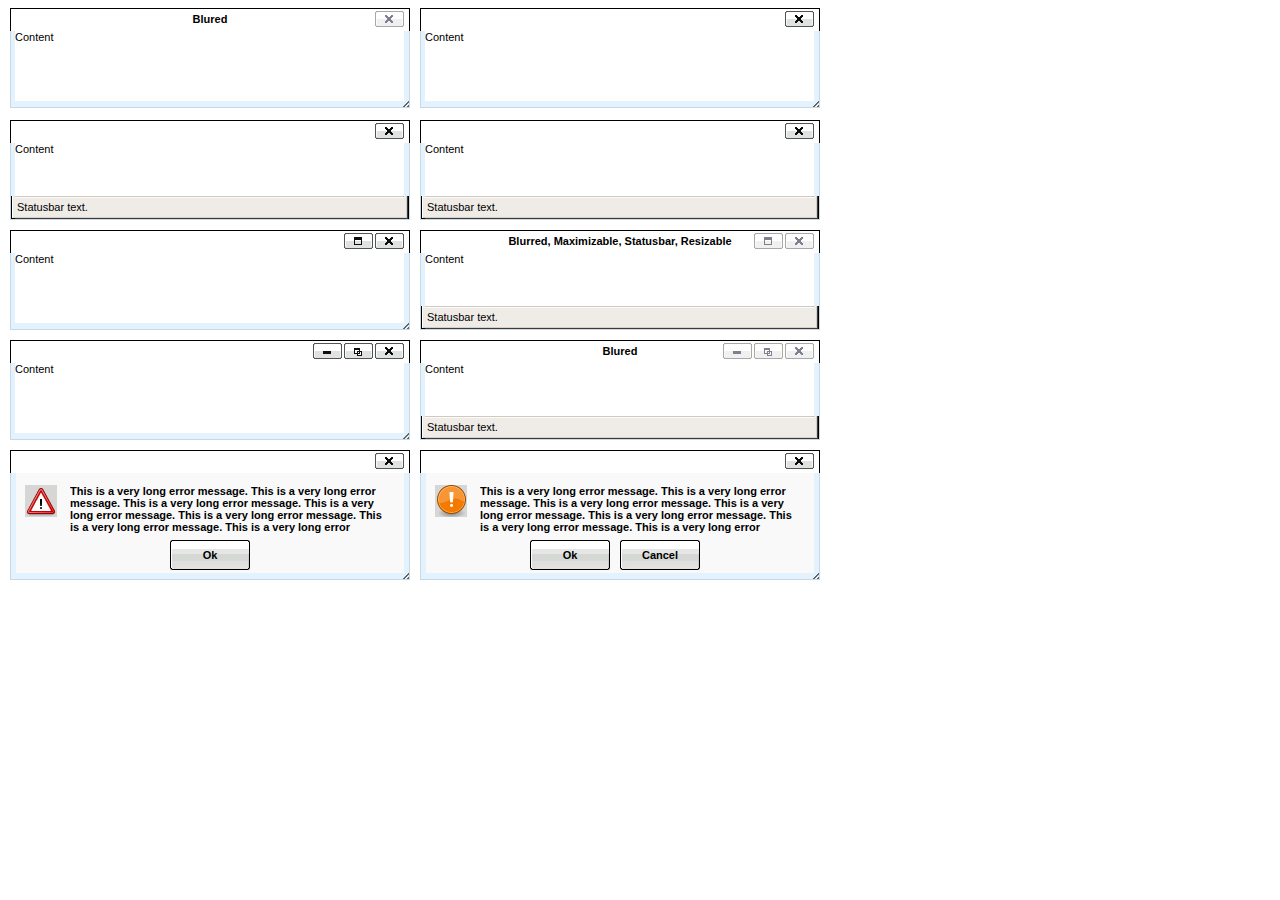
<file: closed-projects/wordpress/wp-includes/js/tinymce/plugins/inlinepopups/template.htm>
<!-- <!DOCTYPE html PUBLIC "-//W3C//DTD XHTML 1.0 Strict//EN" "http://www.w3.org/TR/xhtml1/DTD/xhtml1-strict.dtd"> -->
<html xmlns="http://www.w3.org/1999/xhtml">
<head>
<title>Template for dialogs</title>
<link rel="stylesheet" type="text/css" href="skins/clearlooks2/window.css?ver=358-20121205" />
</head>
<body>

<div class="mceEditor">
	<div class="clearlooks2" style="width:400px; height:100px; left:10px;">
		<div class="mceWrapper">
			<div class="mceTop">
				<div class="mceLeft"></div>
				<div class="mceCenter"></div>
				<div class="mceRight"></div>
				<span>Blured</span>
			</div>

			<div class="mceMiddle">
				<div class="mceLeft"></div>
				<span>Content</span>
				<div class="mceRight"></div>
			</div>

			<div class="mceBottom">
				<div class="mceLeft"></div>
				<div class="mceCenter"></div>
				<div class="mceRight"></div>
				<span>Statusbar text.</span>
			</div>

			<a class="mceMove" href="#"></a>
			<a class="mceMin" href="#"></a>
			<a class="mceMax" href="#"></a>
			<a class="mceMed" href="#"></a>
			<a class="mceClose" href="#"></a>
			<a class="mceResize mceResizeN" href="#"></a>
			<a class="mceResize mceResizeS" href="#"></a>
			<a class="mceResize mceResizeW" href="#"></a>
			<a class="mceResize mceResizeE" href="#"></a>
			<a class="mceResize mceResizeNW" href="#"></a>
			<a class="mceResize mceResizeNE" href="#"></a>
			<a class="mceResize mceResizeSW" href="#"></a>
			<a class="mceResize mceResizeSE" href="#"></a>
		</div>
	</div>

	<div class="clearlooks2" style="width:400px; height:100px; left:420px;">
		<div class="mceWrapper mceMovable mceFocus">
			<div class="mceTop">
				<div class="mceLeft"></div>
				<div class="mceCenter"></div>
				<div class="mceRight"></div>
				<span>Focused</span>
			</div>

			<div class="mceMiddle">
				<div class="mceLeft"></div>
				<span>Content</span>
				<div class="mceRight"></div>
			</div>

			<div class="mceBottom">
				<div class="mceLeft"></div>
				<div class="mceCenter"></div>
				<div class="mceRight"></div>
				<span>Statusbar text.</span>
			</div>

			<a class="mceMove" href="#"></a>
			<a class="mceMin" href="#"></a>
			<a class="mceMax" href="#"></a>
			<a class="mceMed" href="#"></a>
			<a class="mceClose" href="#"></a>
			<a class="mceResize mceResizeN" href="#"></a>
			<a class="mceResize mceResizeS" href="#"></a>
			<a class="mceResize mceResizeW" href="#"></a>
			<a class="mceResize mceResizeE" href="#"></a>
			<a class="mceResize mceResizeNW" href="#"></a>
			<a class="mceResize mceResizeNE" href="#"></a>
			<a class="mceResize mceResizeSW" href="#"></a>
			<a class="mceResize mceResizeSE" href="#"></a>
		</div>
	</div>

	<div class="clearlooks2" style="width:400px; height:100px; left:10px; top:120px;">
		<div class="mceWrapper mceMovable mceFocus mceStatusbar">
			<div class="mceTop">
				<div class="mceLeft"></div>
				<div class="mceCenter"></div>
				<div class="mceRight"></div>
				<span>Statusbar</span>
			</div>

			<div class="mceMiddle">
				<div class="mceLeft"></div>
				<span>Content</span>
				<div class="mceRight"></div>
			</div>

			<div class="mceBottom">
				<div class="mceLeft"></div>
				<div class="mceCenter"></div>
				<div class="mceRight"></div>
				<span>Statusbar text.</span>
			</div>

			<a class="mceMove" href="#"></a>
			<a class="mceMin" href="#"></a>
			<a class="mceMax" href="#"></a>
			<a class="mceMed" href="#"></a>
			<a class="mceClose" href="#"></a>
			<a class="mceResize mceResizeN" href="#"></a>
			<a class="mceResize mceResizeS" href="#"></a>
			<a class="mceResize mceResizeW" href="#"></a>
			<a class="mceResize mceResizeE" href="#"></a>
			<a class="mceResize mceResizeNW" href="#"></a>
			<a class="mceResize mceResizeNE" href="#"></a>
			<a class="mceResize mceResizeSW" href="#"></a>
			<a class="mceResize mceResizeSE" href="#"></a>
		</div>
	</div>

	<div class="clearlooks2" style="width:400px; height:100px; left:420px; top:120px;">
		<div class="mceWrapper mceMovable mceFocus mceStatusbar mceResizable">
			<div class="mceTop">
				<div class="mceLeft"></div>
				<div class="mceCenter"></div>
				<div class="mceRight"></div>
				<span>Statusbar, Resizable</span>
			</div>

			<div class="mceMiddle">
				<div class="mceLeft"></div>
				<span>Content</span>
				<div class="mceRight"></div>
			</div>

			<div class="mceBottom">
				<div class="mceLeft"></div>
				<div class="mceCenter"></div>
				<div class="mceRight"></div>
				<span>Statusbar text.</span>
			</div>

			<a class="mceMove" href="#"></a>
			<a class="mceMin" href="#"></a>
			<a class="mceMax" href="#"></a>
			<a class="mceMed" href="#"></a>
			<a class="mceClose" href="#"></a>
			<a class="mceResize mceResizeN" href="#"></a>
			<a class="mceResize mceResizeS" href="#"></a>
			<a class="mceResize mceResizeW" href="#"></a>
			<a class="mceResize mceResizeE" href="#"></a>
			<a class="mceResize mceResizeNW" href="#"></a>
			<a class="mceResize mceResizeNE" href="#"></a>
			<a class="mceResize mceResizeSW" href="#"></a>
			<a class="mceResize mceResizeSE" href="#"></a>
		</div>
	</div>

	<div class="clearlooks2" style="width:400px; height:100px; left:10px; top:230px;">
		<div class="mceWrapper mceMovable mceFocus mceResizable mceMaximizable">
			<div class="mceTop">
				<div class="mceLeft"></div>
				<div class="mceCenter"></div>
				<div class="mceRight"></div>
				<span>Resizable, Maximizable</span>
			</div>

			<div class="mceMiddle">
				<div class="mceLeft"></div>
				<span>Content</span>
				<div class="mceRight"></div>
			</div>

			<div class="mceBottom">
				<div class="mceLeft"></div>
				<div class="mceCenter"></div>
				<div class="mceRight"></div>
				<span>Statusbar text.</span>
			</div>

			<a class="mceMove" href="#"></a>
			<a class="mceMin" href="#"></a>
			<a class="mceMax" href="#"></a>
			<a class="mceMed" href="#"></a>
			<a class="mceClose" href="#"></a>
			<a class="mceResize mceResizeN" href="#"></a>
			<a class="mceResize mceResizeS" href="#"></a>
			<a class="mceResize mceResizeW" href="#"></a>
			<a class="mceResize mceResizeE" href="#"></a>
			<a class="mceResize mceResizeNW" href="#"></a>
			<a class="mceResize mceResizeNE" href="#"></a>
			<a class="mceResize mceResizeSW" href="#"></a>
			<a class="mceResize mceResizeSE" href="#"></a>
		</div>
	</div>

	<div class="clearlooks2" style="width:400px; height:100px; left:420px; top:230px;">
		<div class="mceWrapper mceMovable mceStatusbar mceResizable mceMaximizable">
			<div class="mceTop">
				<div class="mceLeft"></div>
				<div class="mceCenter"></div>
				<div class="mceRight"></div>
				<span>Blurred, Maximizable, Statusbar, Resizable</span>
			</div>

			<div class="mceMiddle">
				<div class="mceLeft"></div>
				<span>Content</span>
				<div class="mceRight"></div>
			</div>

			<div class="mceBottom">
				<div class="mceLeft"></div>
				<div class="mceCenter"></div>
				<div class="mceRight"></div>
				<span>Statusbar text.</span>
			</div>

			<a class="mceMove" href="#"></a>
			<a class="mceMin" href="#"></a>
			<a class="mceMax" href="#"></a>
			<a class="mceMed" href="#"></a>
			<a class="mceClose" href="#"></a>
			<a class="mceResize mceResizeN" href="#"></a>
			<a class="mceResize mceResizeS" href="#"></a>
			<a class="mceResize mceResizeW" href="#"></a>
			<a class="mceResize mceResizeE" href="#"></a>
			<a class="mceResize mceResizeNW" href="#"></a>
			<a class="mceResize mceResizeNE" href="#"></a>
			<a class="mceResize mceResizeSW" href="#"></a>
			<a class="mceResize mceResizeSE" href="#"></a>
		</div>
	</div>

	<div class="clearlooks2" style="width:400px; height:100px; left:10px; top:340px;">
		<div class="mceWrapper mceMovable mceFocus mceResizable mceMaximized mceMinimizable mceMaximizable">
			<div class="mceTop">
				<div class="mceLeft"></div>
				<div class="mceCenter"></div>
				<div class="mceRight"></div>
				<span>Maximized, Maximizable, Minimizable</span>
			</div>

			<div class="mceMiddle">
				<div class="mceLeft"></div>
				<span>Content</span>
				<div class="mceRight"></div>
			</div>

			<div class="mceBottom">
				<div class="mceLeft"></div>
				<div class="mceCenter"></div>
				<div class="mceRight"></div>
				<span>Statusbar text.</span>
			</div>

			<a class="mceMove" href="#"></a>
			<a class="mceMin" href="#"></a>
			<a class="mceMax" href="#"></a>
			<a class="mceMed" href="#"></a>
			<a class="mceClose" href="#"></a>
			<a class="mceResize mceResizeN" href="#"></a>
			<a class="mceResize mceResizeS" href="#"></a>
			<a class="mceResize mceResizeW" href="#"></a>
			<a class="mceResize mceResizeE" href="#"></a>
			<a class="mceResize mceResizeNW" href="#"></a>
			<a class="mceResize mceResizeNE" href="#"></a>
			<a class="mceResize mceResizeSW" href="#"></a>
			<a class="mceResize mceResizeSE" href="#"></a>
		</div>
	</div>

	<div class="clearlooks2" style="width:400px; height:100px; left:420px; top:340px;">
		<div class="mceWrapper mceMovable mceStatusbar mceResizable mceMaximized mceMinimizable mceMaximizable">
			<div class="mceTop">
				<div class="mceLeft"></div>
				<div class="mceCenter"></div>
				<div class="mceRight"></div>
				<span>Blured</span>
			</div>

			<div class="mceMiddle">
				<div class="mceLeft"></div>
				<span>Content</span>
				<div class="mceRight"></div>
			</div>

			<div class="mceBottom">
				<div class="mceLeft"></div>
				<div class="mceCenter"></div>
				<div class="mceRight"></div>
				<span>Statusbar text.</span>
			</div>

			<a class="mceMove" href="#"></a>
			<a class="mceMin" href="#"></a>
			<a class="mceMax" href="#"></a>
			<a class="mceMed" href="#"></a>
			<a class="mceClose" href="#"></a>
			<a class="mceResize mceResizeN" href="#"></a>
			<a class="mceResize mceResizeS" href="#"></a>
			<a class="mceResize mceResizeW" href="#"></a>
			<a class="mceResize mceResizeE" href="#"></a>
			<a class="mceResize mceResizeNW" href="#"></a>
			<a class="mceResize mceResizeNE" href="#"></a>
			<a class="mceResize mceResizeSW" href="#"></a>
			<a class="mceResize mceResizeSE" href="#"></a>
		</div>
	</div>

	<div class="clearlooks2" style="width:400px; height:130px; left:10px; top:450px;">
		<div class="mceWrapper mceMovable mceFocus mceModal mceAlert">
			<div class="mceTop">
				<div class="mceLeft"></div>
				<div class="mceCenter"></div>
				<div class="mceRight"></div>
				<span>Alert</span>
			</div>

			<div class="mceMiddle">
				<div class="mceLeft"></div>
				<span>
					This is a very long error message. This is a very long error message.
					This is a very long error message. This is a very long error message.
					This is a very long error message. This is a very long error message.
					This is a very long error message. This is a very long error message.
					This is a very long error message. This is a very long error message.
					This is a very long error message. This is a very long error message.
				</span>
				<div class="mceRight"></div>
				<div class="mceIcon"></div>
			</div>

			<div class="mceBottom">
				<div class="mceLeft"></div>
				<div class="mceCenter"></div>
				<div class="mceRight"></div>
			</div>

			<a class="mceMove" href="#"></a>
			<a class="mceButton mceOk" href="#">Ok</a>
			<a class="mceClose" href="#"></a>
		</div>
	</div>

	<div class="clearlooks2" style="width:400px; height:130px; left:420px; top:450px;">
		<div class="mceWrapper mceMovable mceFocus mceModal mceConfirm">
			<div class="mceTop">
				<div class="mceLeft"></div>
				<div class="mceCenter"></div>
				<div class="mceRight"></div>
				<span>Confirm</span>
			</div>

			<div class="mceMiddle">
				<div class="mceLeft"></div>
				<span>
					This is a very long error message. This is a very long error message.
					This is a very long error message. This is a very long error message.
					This is a very long error message. This is a very long error message.
					This is a very long error message. This is a very long error message.
					This is a very long error message. This is a very long error message.
					This is a very long error message. This is a very long error message.
					</span>
				<div class="mceRight"></div>
				<div class="mceIcon"></div>
			</div>

			<div class="mceBottom">
				<div class="mceLeft"></div>
				<div class="mceCenter"></div>
				<div class="mceRight"></div>
			</div>

			<a class="mceMove" href="#"></a>
			<a class="mceButton mceOk" href="#">Ok</a>
			<a class="mceButton mceCancel" href="#">Cancel</a>
			<a class="mceClose" href="#"></a>
		</div>
	</div>
</div>

</body>
</html>
</file>
<file: assets/css/styles-6.css>
/*   
 * Template Name: Orbit - Responsive Resume/CV Template for Developers
 * Version: 1.0
 * Author: Xiaoying Riley
 * Twitter: @3rdwave_themes
 * License: Creative Commons Attribution 3.0 License
 * Website: http://themes.3rdwavemedia.com/
*/
/* styles-6.css */
/* ======= Base ======= */
body {
  font-family: 'Roboto', sans-serif;
  color: #545E6C;
  background: #f5f5f5;
  font-size: 14px;
  padding: 30px;
  -webkit-font-smoothing: antialiased;
  -moz-osx-font-smoothing: grayscale;
}
h1,
h2,
h3,
h4,
h5,
h6 {
  font-weight: 700;
}
a {
  color: #2e4049;
  -webkit-transition: all 0.4s ease-in-out;
  -moz-transition: all 0.4s ease-in-out;
  -ms-transition: all 0.4s ease-in-out;
  -o-transition: all 0.4s ease-in-out;
}
a:hover {
  text-decoration: underline;
  color: #10171a;
}
a:focus {
  text-decoration: none;
}
p {
  line-height: 1.5;
}
.wrapper {
  background: #4B6A78;
  max-width: 960px;
  margin: 0 auto;
  position: relative;
  -webkit-box-shadow: 0px 2px 4px rgba(0, 0, 0, 0.1);
  -moz-box-shadow: 0px 2px 4px rgba(0, 0, 0, 0.1);
  box-shadow: 0px 2px 4px rgba(0, 0, 0, 0.1);
}
.sidebar-wrapper {
  background: #4B6A78;
  position: absolute;
  right: 0;
  width: 240px;
  height: 100%;
  min-height: 800px;
  color: #fff;
}
.sidebar-wrapper a {
  color: #fff;
}
.sidebar-wrapper .profile-container {
  padding: 30px;
  background: rgba(0, 0, 0, 0.2);
  text-align: center;
  color: #fff;
}
.sidebar-wrapper .name {
  font-size: 32px;
  font-weight: 900;
  margin-top: 0;
  margin-bottom: 10px;
}
.sidebar-wrapper .tagline {
  color: rgba(255, 255, 255, 0.6);
  font-size: 16px;
  font-weight: 400;
  margin-top: 0;
  margin-bottom: 0;
}
.sidebar-wrapper .profile {
  margin-bottom: 15px;
}
.sidebar-wrapper .contact-list .fa {
  margin-right: 5px;
  font-size: 18px;
  vertical-align: middle;
}
.sidebar-wrapper .contact-list li {
  margin-bottom: 15px;
}
.sidebar-wrapper .contact-list li:last-child {
  margin-bottom: 0;
}
.sidebar-wrapper .contact-list .email .fa {
  font-size: 14px;
}
.sidebar-wrapper .container-block {
  padding: 30px;
}
.sidebar-wrapper .container-block-title {
  text-transform: uppercase;
  font-size: 16px;
  font-weight: 700;
  margin-top: 0;
  margin-bottom: 15px;
}
.sidebar-wrapper .degree {
  font-size: 14px;
  margin-top: 0;
  margin-bottom: 5px;
}
.sidebar-wrapper .education-container .item {
  margin-bottom: 15px;
}
.sidebar-wrapper .education-container .item:last-child {
  margin-bottom: 0;
}
.sidebar-wrapper .education-container .meta {
  color: rgba(255, 255, 255, 0.6);
  font-weight: 500;
  margin-bottom: 0px;
  margin-top: 0;
}
.sidebar-wrapper .education-container .time {
  color: rgba(255, 255, 255, 0.6);
  font-weight: 500;
  margin-bottom: 0px;
}
.sidebar-wrapper .languages-container .lang-desc {
  color: rgba(255, 255, 255, 0.6);
}
.sidebar-wrapper .languages-list {
  margin-bottom: 0;
}
.sidebar-wrapper .languages-list li {
  margin-bottom: 10px;
}
.sidebar-wrapper .languages-list li:last-child {
  margin-bottom: 0;
}
.sidebar-wrapper .interests-list {
  margin-bottom: 0;
}
.sidebar-wrapper .interests-list li {
  margin-bottom: 10px;
}
.sidebar-wrapper .interests-list li:last-child {
  margin-bottom: 0;
}
.main-wrapper {
  background: #fff;
  padding: 60px;
  padding-right: 300px;
}
.main-wrapper .section-title {
  text-transform: uppercase;
  font-size: 20px;
  font-weight: 500;
  color: #2e4049;
  position: relative;
  margin-top: 0;
  margin-bottom: 20px;
}
.main-wrapper .section-title .fa {
  width: 30px;
  height: 30px;
  margin-right: 8px;
  display: inline-block;
  color: #fff;
  -webkit-border-radius: 50%;
  -moz-border-radius: 50%;
  -ms-border-radius: 50%;
  -o-border-radius: 50%;
  border-radius: 50%;
  -moz-background-clip: padding;
  -webkit-background-clip: padding-box;
  background-clip: padding-box;
  background: #2e4049;
  text-align: center;
  padding-top: 8px;
  font-size: 16px;
  position: relative;
  top: -2px;
}
.main-wrapper .section {
  margin-bottom: 60px;
}
.main-wrapper .experiences-section .item {
  margin-bottom: 30px;
}
.main-wrapper .upper-row {
  position: relative;
  overflow: hidden;
  margin-bottom: 2px;
}
.main-wrapper .job-title {
  color: #3F4650;
  font-size: 16px;
  margin-top: 0;
  margin-bottom: 0;
  font-weight: 500;
}
.main-wrapper .time {
  position: absolute;
  right: 0;
  top: 0;
  color: #97AAC3;
}
.main-wrapper .company {
  margin-bottom: 10px;
  color: #97AAC3;
}
.main-wrapper .project-title {
  font-size: 16px;
  font-weight: 400;
  margin-top: 0;
  margin-bottom: 5px;
}
.main-wrapper .projects-section .intro {
  margin-bottom: 30px;
}
.main-wrapper .projects-section .item {
  margin-bottom: 15px;
}
.skillset .item {
  margin-bottom: 15px;
  overflow: hidden;
}
.skillset .level-title {
  font-size: 14px;
  margin-top: 0;
  margin-bottom: 12px;
}
.skillset .level-bar {
  height: 12px;
  background: #f5f5f5;
}
.skillset .level-bar-inner {
  height: 12px;
  background: #6c92a3;
}
.footer {
  padding: 30px;
  padding-top: 60px;
}
.footer .copyright {
  line-height: 1.6;
  color: #545E6C;
  font-size: 13px;
}
.footer .fa-heart {
  color: #fb866a;
}
/* Extra small devices (phones, less than 768px) */
@media (max-width: 767px) {
  .sidebar-wrapper {
    position: static;
    width: inherit;
  }
  .main-wrapper {
    padding: 30px;
  }
  .main-wrapper .time {
    position: static;
    display: block;
    margin-top: 5px;
  }
  .main-wrapper .upper-row {
    margin-bottom: 0;
  }
}
/* Small devices (tablets, 768px and up) */
/* Medium devices (desktops, 992px and up) */
@media (min-width: 992px) {
  .skillset .level-title {
    display: inline-block;
    float: left;
    width: 30%;
    margin-bottom: 0;
  }
  .skillset .level-bar {
    display: inline-block;
    width: 70%;
    float: left;
    position: relative;
    top: 1px;
  }
}
/* Large devices (large desktops, 1200px and up) */
/* Ex-Large devices (large desktops, 1200px and up) */
</file>
<file: closed-projects/wordpress/wp-admin/css/install.css>
html {
	background: #f9f9f9;
}

body {
	background: #fff;
	color: #333;
	font-family: sans-serif;
	margin: 2em auto;
	padding: 1em 2em;
	-webkit-border-radius: 3px;
	border-radius: 3px;
	border: 1px solid #dfdfdf;
	max-width: 700px;
}

a {
	color: #21759b;
	text-decoration: none;
}

a:hover {
	color: #d54e21;
}

h1 {
	border-bottom: 1px solid #dadada;
	clear: both;
	color: #666;
	font: 24px Georgia, "Times New Roman", Times, serif;
	margin: 30px 0 0 0;
	padding: 0;
	padding-bottom: 7px;
}

h2 {
	font-size: 16px;
}

p, li, dd, dt {
	padding-bottom: 2px;
	font-size: 14px;
	line-height: 1.5;
}

code, .code {
	font-size: 14px;
}

ul, ol, dl {
	padding: 5px 5px 5px 22px;
}

a img {
	border:0
}
abbr {
	border: 0;
	font-variant: normal;
}
#logo {
	margin: 6px 0 14px 0;
	border-bottom: none;
	text-align:center
}
#logo a {
	background-image: url('../images/wordpress-logo.png?ver=20120216');
	background-size: 274px 63px;
	background-position: top center;
	background-repeat: no-repeat;
	height: 67px;
	text-indent: -9999px;
	outline: none;
	overflow: hidden;
	display: block;
}
@media print,
  (-o-min-device-pixel-ratio: 5/4),
  (-webkit-min-device-pixel-ratio: 1.25),
  (min-resolution: 120dpi) {
	#logo a {
		background-image: url('../images/wordpress-logo-2x.png?ver=20120412');
		background-size: 274px 63px;
	}
}
.step {
	margin: 20px 0 15px;
}
.step, th {
	text-align: left;
	padding: 0;
}
.step .button-large {
	font-size: 14px;
}
textarea {
	border: 1px solid #dfdfdf;
	-webkit-border-radius: 3px;
	border-radius: 3px;
	font-family: sans-serif;
	width:  695px;
}

.form-table {
	border-collapse: collapse;
	margin-top: 1em;
	width: 100%;
}

.form-table td {
	margin-bottom: 9px;
	padding: 10px 20px 10px 0;
	border-bottom: 8px solid #fff;
	font-size: 14px;
	vertical-align: top
}

.form-table th {
	font-size: 14px;
	text-align: left;
	padding: 16px 20px 10px 0;
	border-bottom: 8px solid #fff;
	width: 140px;
	vertical-align: top;
}

.form-table code {
	line-height: 18px;
	font-size: 14px;
}

.form-table p {
	margin: 4px 0 0 0;
	font-size: 11px;
}

.form-table input {
	line-height: 20px;
	font-size: 15px;
	padding: 2px;
	border: 1px #dfdfdf solid;
	-webkit-border-radius: 3px;
	border-radius: 3px;
	font-family: sans-serif;
}

.form-table input[type=text],
.form-table input[type=password] {
	width: 206px;
}

.form-table th p {
	font-weight: normal;
}

.form-table.install-success td {
	vertical-align: middle;
	padding: 16px 20px 10px 0;
}

.form-table.install-success td p {
	margin: 0;
	font-size: 14px;
}

.form-table.install-success td code {
	margin: 0;
	font-size: 18px;
}

#error-page {
	margin-top: 50px;
}

#error-page p {
	font-size: 14px;
	line-height: 18px;
	margin: 25px 0 20px;
}

#error-page code, .code {
	font-family: Consolas, Monaco, monospace;
}

#pass-strength-result {
	background-color: #eee;
	border-color: #ddd !important;
	border-style: solid;
	border-width: 1px;
	margin: 5px 5px 5px 0;
	padding: 5px;
	text-align: center;
	width: 200px;
	display: none;
}

#pass-strength-result.bad {
	background-color: #ffb78c;
	border-color: #ff853c !important;
}

#pass-strength-result.good {
	background-color: #ffec8b;
	border-color: #ffcc00 !important;
}

#pass-strength-result.short {
	background-color: #ffa0a0;
	border-color: #f04040 !important;
}

#pass-strength-result.strong {
	background-color: #c3ff88;
	border-color: #8dff1c !important;
}

.message {
	border: 1px solid #e6db55;
	padding: 0.3em 0.6em;
	margin: 5px 0 15px;
	background-color: #ffffe0;
}

/* install-rtl */
body.rtl {
	font-family: Tahoma, arial;
}

.rtl h1 {
	font-family: arial;
	margin: 5px -4px 0 0;
}

.rtl ul,
.rtl ol {
	padding: 5px 22px 5px 5px;
}

.rtl .step,
.rtl th,
.rtl .form-table th {
	text-align: right;
}

.rtl .submit input,
.rtl .button,
.rtl .button-secondary {
	margin-right: 0;
}

.rtl #dbname,
.rtl #uname,
.rtl #pwd,
.rtl #dbhost,
.rtl #prefix,
.rtl #user_login,
.rtl #admin_email,
.rtl #pass1,
.rtl #pass2 {
	direction: ltr;
}
</file>
<file: closed-projects/hotel-krogen/cssMaster.css>
/* RESET */
html,body,div,ul,ol,li,dl,dt,dd,h1,h2,h3,h4,h5,h6,pre,form,p,blockquote,fieldset,input,abbr,article,aside,command,details,figcaption,figure,footer,header,hgroup,mark,meter,nav,output,progress,section,summary,time { margin: 0; padding: 0; }
h1,h2,h3,h4,h5,h6,pre,code,address,caption,cite,code,em,strong,th,figcaption { font-size: 1em; font-weight: normal; font-style: normal; }
fieldset,iframe { border: none; }
caption,th { text-align: left; }
table { border-collapse: collapse; border-spacing: 0; }
article,aside,footer,header,hgroup,nav,section,figure,figcaption { display: block; }

/* LAYOUT */
html { 
	font-family: Arial, "MS Trebuchet", sans-serif; 
	color:#000;
}
body {
	background:#fff url('images/background.jpg') repeat-x fixed left top;
	margin: 0; 
}
#siteContext {
	margin: 0 auto;
	width: 1200px; /* Replace the xxxx with the the width of your site (eg 800px)*/
	text-align:left;
}
</file>
<file: closed-projects/wordpress/wp-includes/js/tinymce/plugins/inlinepopups/skins/clearlooks2/window.css>
/* Clearlooks 2 */

/* Reset */
.clearlooks2, .clearlooks2 div, .clearlooks2 span, .clearlooks2 a {vertical-align:baseline; text-align:left; position:absolute; border:0; padding:0; margin:0; background:transparent; font-family:Arial,Verdana; font-size:11px; color:#000; text-decoration:none; font-weight:normal; width:auto; height:auto; overflow:hidden; display:block}

/* General */
.clearlooks2 {position:absolute; direction:ltr}
.clearlooks2 .mceWrapper {position:static}
.mceEventBlocker {position:fixed; left:0; top:0; background:url(img/horizontal.gif) no-repeat 0 -75px; width:100%; height:100%}
.clearlooks2 .mcePlaceHolder {border:1px solid #000; background:#888; top:0; left:0; opacity:0.5; -ms-filter:'alpha(opacity=50)'; filter:alpha(opacity=50)}
.clearlooks2_modalBlocker {position:fixed; left:0; top:0; width:100%; height:100%; background:#FFF; opacity:0.6; -ms-filter:'alpha(opacity=60)'; filter:alpha(opacity=60); display:none}

/* Top */
.clearlooks2 .mceTop, 
.clearlooks2 .mceTop div {
	top:0; 
	width:100%; 
	height:23px
}
.clearlooks2 .mceTop .mceLeft {
	width:55%; 
	background-image: none;
	border-style: solid none none solid;
	border-width: 1px;
}
.clearlooks2 .mceTop .mceCenter {
}
.clearlooks2 .mceTop .mceRight {
	right:0; 
	width:55%; 
	height:23px; 
	background-image: none;
	border-style: solid solid none none;
	border-width: 1px;
}
.clearlooks2 .mceTop span {
	width:100%;
	font: 12px/20px bold "Lucida Grande","Lucida Sans Unicode",Tahoma,Verdana,sans-serif;
	text-align:center; 
	vertical-align:middle; 
	line-height:23px; 
	font-weight:bold;
}
.clearlooks2 .mceFocus .mceTop .mceLeft {
	background-image: none;
	border-style: solid none none solid;
	border-width: 1px;
}
.clearlooks2 .mceFocus .mceTop .mceCenter {
}
.clearlooks2 .mceFocus .mceTop .mceRight {
	background-image: none;
	border-style: solid solid none none;
	border-width: 1px;
}
.clearlooks2 .mceFocus .mceTop span {
color:#FFF
}

/* Middle */
.clearlooks2 .mceMiddle, .clearlooks2 .mceMiddle div {top:0}
.clearlooks2 .mceMiddle {width:100%; height:100%; clip:rect(23px auto auto auto)}
.clearlooks2 .mceMiddle .mceLeft {left:0; width:5px; height:100%; background:#E4F2FD;border-left:1px solid #c6d9e9}
.clearlooks2 .mceMiddle span {top:23px; left:5px; width:100%; height:100%; background:#FFF}
.clearlooks2 .mceMiddle .mceRight {right:0; width:5px; height:100%; background:#E4F2FD;border-right:1px solid #c6d9e9}

/* Bottom */
.clearlooks2 .mceBottom, .clearlooks2 .mceBottom div {height:6px}
.clearlooks2 .mceBottom {left:0; bottom:0; width:100%;background:#E4F2FD;border-bottom:1px solid #c6d9e9}
.clearlooks2 .mceBottom div {top:0}
.clearlooks2 .mceBottom .mceLeft {left:0; width:5px; background:#E4F2FD  ;border-left:1px solid #c6d9e9}
.clearlooks2 .mceBottom .mceCenter {left:5px; width:100%}
.clearlooks2 .mceBottom .mceRight {right:0; width:6px; background:#E4F2FD url(img/drag.gif) no-repeat;border-right:1px solid #c6d9e9}
.clearlooks2 .mceBottom span {display:none}
.clearlooks2 .mceStatusbar .mceBottom, .clearlooks2 .mceStatusbar .mceBottom div {height:23px}
.clearlooks2 .mceStatusbar .mceBottom .mceLeft {background:url(img/corners.gif) -29px 0}
.clearlooks2 .mceStatusbar .mceBottom .mceCenter {background:url(img/horizontal.gif) 0 -52px}
.clearlooks2 .mceStatusbar .mceBottom .mceRight {background:url(img/corners.gif) -24px 0}
.clearlooks2 .mceStatusbar .mceBottom span {display:block; left:7px; font-family:Arial, Verdana; font-size:11px; line-height:23px}

/* Actions */
.clearlooks2 a {width:29px; height:16px; top:3px;}
.clearlooks2 .mceClose {right:6px; background:url(img/buttons.gif) -87px 0}
.clearlooks2 .mceMin {display:none; right:68px; background:url(img/buttons.gif) 0 0}
.clearlooks2 .mceMed {display:none; right:37px; background:url(img/buttons.gif) -29px 0}
.clearlooks2 .mceMax {display:none; right:37px; background:url(img/buttons.gif) -58px 0}
.clearlooks2 .mceMove {display:none;width:100%;cursor:move;background:url(img/corners.gif) no-repeat -100px -100px}
.clearlooks2 .mceMovable .mceMove {display:block}
.clearlooks2 .mceFocus .mceClose {right:6px; background:url(img/buttons.gif) -87px -16px}
.clearlooks2 .mceFocus .mceMin {right:68px; background:url(img/buttons.gif) 0 -16px}
.clearlooks2 .mceFocus .mceMed {right:37px; background:url(img/buttons.gif) -29px -16px}
.clearlooks2 .mceFocus .mceMax {right:37px; background:url(img/buttons.gif) -58px -16px}
.clearlooks2 .mceFocus .mceClose:hover {right:6px; background:url(img/buttons.gif) -87px -32px}
.clearlooks2 .mceFocus .mceClose:hover {right:6px; background:url(img/buttons.gif) -87px -32px}
.clearlooks2 .mceFocus .mceMin:hover {right:68px; background:url(img/buttons.gif) 0 -32px}
.clearlooks2 .mceFocus .mceMed:hover {right:37px; background:url(img/buttons.gif) -29px -32px}
.clearlooks2 .mceFocus .mceMax:hover {right:37px; background:url(img/buttons.gif) -58px -32px}

/* Resize */
.clearlooks2 .mceResize {top:auto; left:auto; display:none; width:5px; height:5px; background:url(img/horizontal.gif) no-repeat 0 -75px}
.clearlooks2 .mceResizable .mceResize {display:block}
.clearlooks2 .mceResizable .mceMin, .clearlooks2 .mceMax {display:none}
.clearlooks2 .mceMinimizable .mceMin {display:block}
.clearlooks2 .mceMaximizable .mceMax {display:block}
.clearlooks2 .mceMaximized .mceMed {display:block}
.clearlooks2 .mceMaximized .mceMax {display:none}
.clearlooks2 a.mceResizeN {top:0; left:0; width:100%; cursor:n-resize}
.clearlooks2 a.mceResizeNW {top:0; left:0; cursor:nw-resize}
.clearlooks2 a.mceResizeNE {top:0; right:0; cursor:ne-resize}
.clearlooks2 a.mceResizeW {top:0; left:0; height:100%; cursor:w-resize;}
.clearlooks2 a.mceResizeE {top:0; right:0; height:100%; cursor:e-resize}
.clearlooks2 a.mceResizeS {bottom:0; left:0; width:100%; cursor:s-resize}
.clearlooks2 a.mceResizeSW {bottom:0; left:0; cursor:sw-resize}
.clearlooks2 a.mceResizeSE {bottom:0; right:0; cursor:se-resize}

/* Alert/Confirm */
.clearlooks2 .mceButton {font-weight:bold; bottom:10px; width:80px; height:30px; background:url(img/button.gif); line-height:30px; vertical-align:middle; text-align:center; outline:0}
.clearlooks2 .mceMiddle .mceIcon {left:15px; top:35px; width:32px; height:32px}
.clearlooks2 .mceAlert .mceMiddle span, .clearlooks2 .mceConfirm .mceMiddle span {background:transparent;left:60px; top:35px; width:320px; height:50px; font-weight:bold; overflow:auto; white-space:normal}
.clearlooks2 a:hover {font-weight:bold;}
.clearlooks2 .mceAlert .mceMiddle, .clearlooks2 .mceConfirm .mceMiddle {background:#F9F9F9}
.clearlooks2 .mceAlert .mceOk {left:50%; top:auto; margin-left: -40px}
.clearlooks2 .mceAlert .mceIcon {background:url(img/alert.gif)}
.clearlooks2 .mceConfirm .mceOk {left:50%; top:auto; margin-left: -90px}
.clearlooks2 .mceConfirm .mceCancel {left:50%; top:auto}
.clearlooks2 .mceConfirm .mceIcon {background:url(img/confirm.gif)}
</file>
